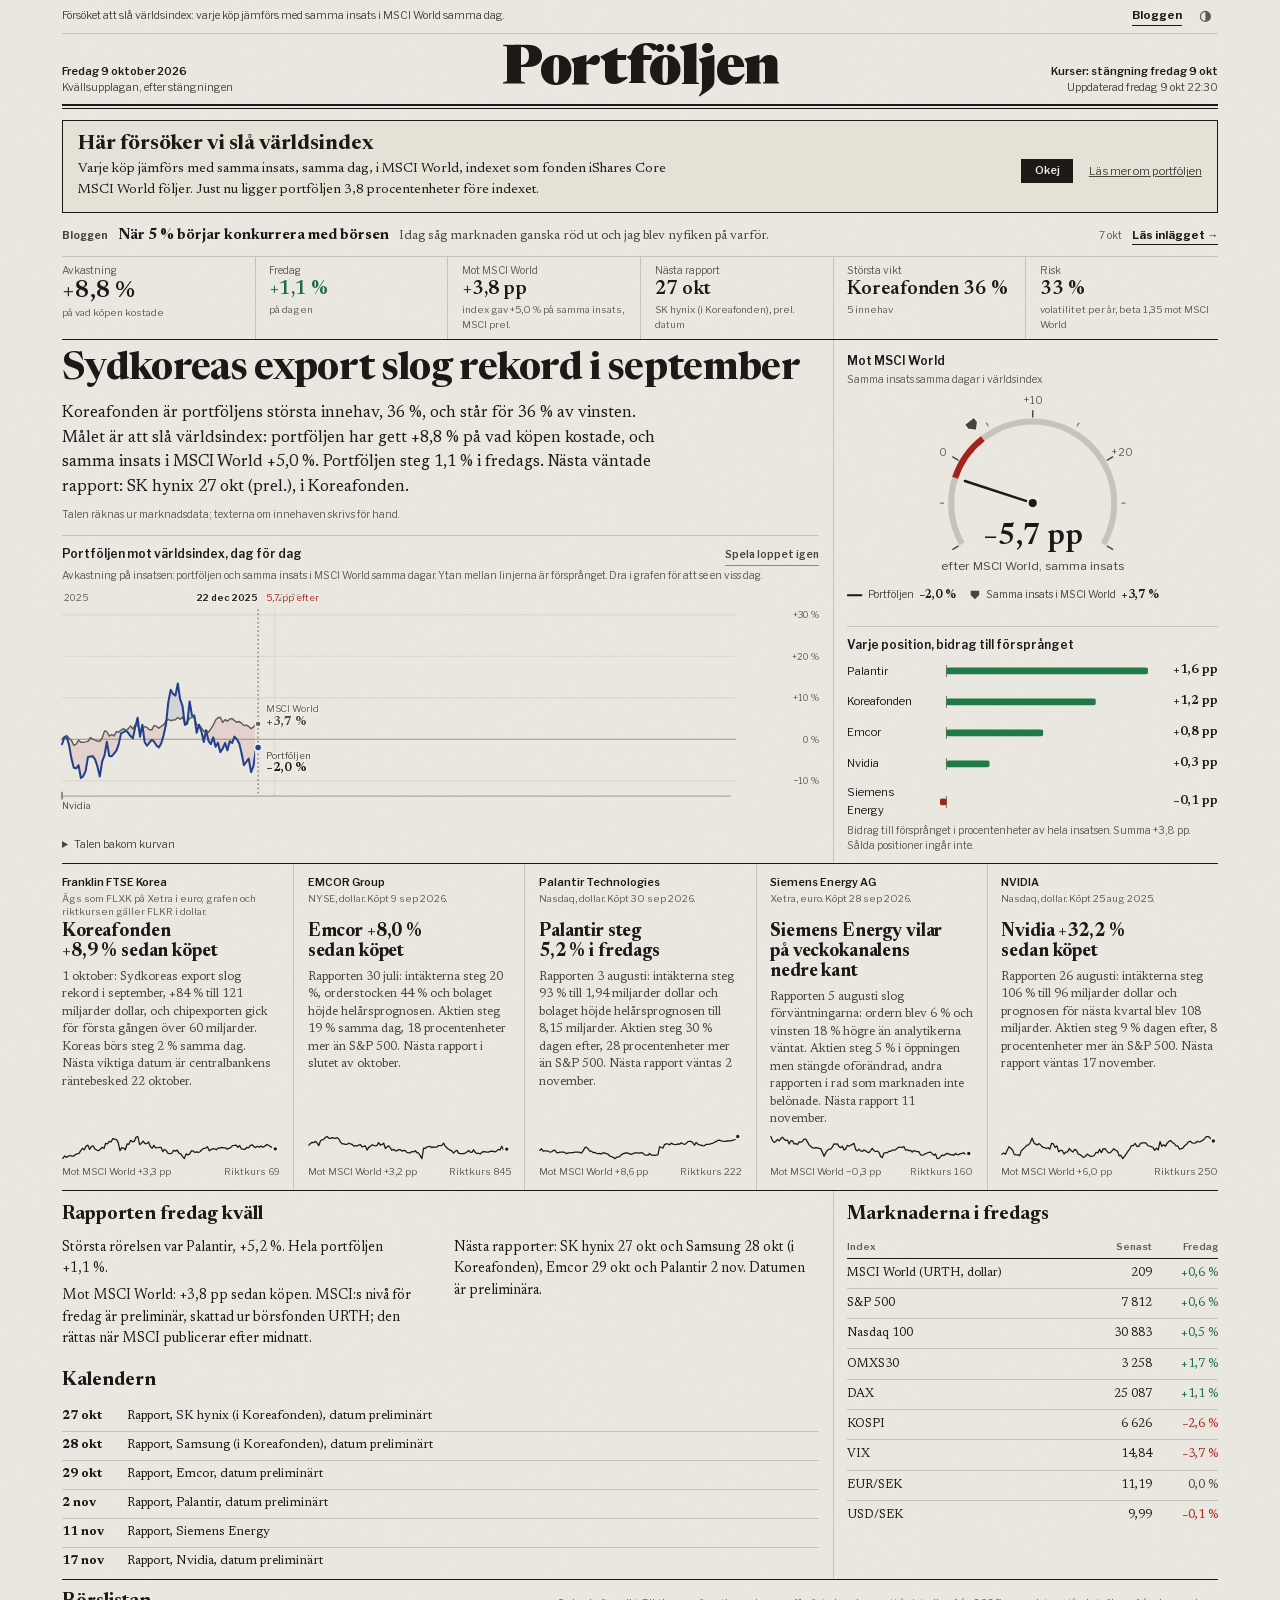
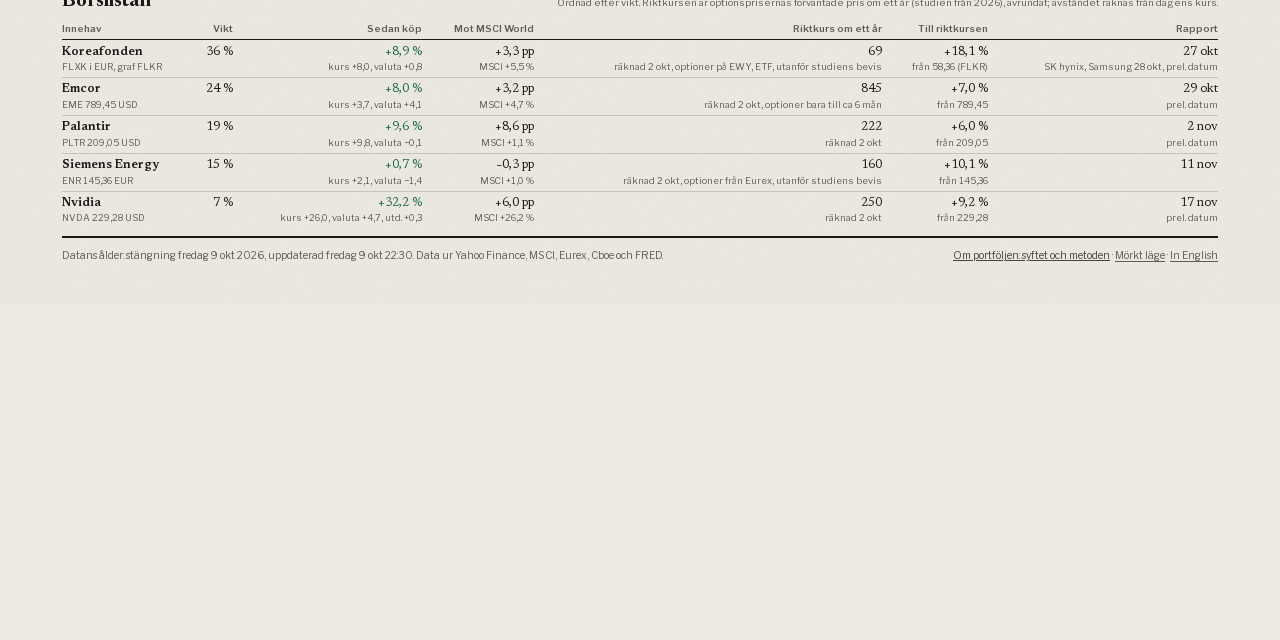
<file: index.html>
<!doctype html>
<html lang="sv" data-upplaga="morgon" data-tema="ljus">
<head>
<meta charset="utf-8">
<meta http-equiv="Content-Security-Policy" content="default-src 'none'; script-src 'self' 'sha256-Fl0DEJN8tdNGXpZ9pu4z+WFPRcOswJJM2GJCQHwkay4=' 'sha256-neoCaGeO1aSii89zy3sFMuAc7XErUhpYbgIM3xjgRKg=' 'sha256-yNNZuoKzsgXsuVcPRx/MwLX3IZPMnF91Gwi0AlOd+pw=' 'sha256-QGBVy5JGhXgs/5g8xiaxCwbHFsLZkz5L8SoY+8sWM4Q='; style-src 'self' 'unsafe-inline'; font-src 'self'; img-src 'self' data:; base-uri 'none'; form-action 'none'; object-src 'none'">
<meta name="referrer" content="no-referrer">
<link rel="canonical" href="https://portfolj.nu/">
<meta name="robots" content="max-snippet:-1, max-image-preview:large">
<meta property="og:site_name" content="Portföljen">
<meta property="og:locale" content="sv_SE">
<meta property="og:type" content="website">
<meta property="og:url" content="https://portfolj.nu/">
<meta property="og:title" content="Portföljen">
<meta property="og:description" content="Portföljen: ett öppet försök att slå världsindex MSCI World med fem positioner, skrivet av maskinen ur kurserna.">
<link rel="alternate" type="application/atom+xml" title="Portföljen: bloggen" href="https://portfolj.nu/feed.xml">
<link rel="icon" href="/favicon.ico" sizes="any">
<link rel="icon" href="/favicon.svg" type="image/svg+xml">
<link rel="apple-touch-icon" href="/apple-touch-icon.png">
<meta name="theme-color" content="#EEEBE4">
<meta property="og:image" content="https://portfolj.nu/og.png">
<meta property="og:image:width" content="1200">
<meta property="og:image:height" content="630">
<meta property="og:image:alt" content="Portföljen: ett öppet försök att slå världsindex MSCI World">
<meta name="twitter:card" content="summary_large_image">
<script type="application/ld+json">{"@context": "https://schema.org", "@graph": [{"@type": "WebSite", "name": "Portföljen", "url": "https://portfolj.nu/", "inLanguage": "sv", "publisher": {"@type": "Organization", "name": "Portföljen", "url": "https://portfolj.nu/", "logo": "https://portfolj.nu/ikon-512.png"}}, {"@type": "Organization", "name": "Portföljen", "url": "https://portfolj.nu/", "logo": "https://portfolj.nu/ikon-512.png", "description": "Ett öppet försök att slå världsindex MSCI World med fem positioner."}]}</script>
<script>document.documentElement.classList.add('har-js')</script>
<script>
/* Rörelsen (wow.js): introt spelas första gången sidan öppnas i en webbläsare, inte vid omladdning och inte i en ny flik
   (2026-10-06). Minnet sätts samtidigt som klassen, före första målningen, så att en omladdning mitt i introt inte heller
   spelar om det; / och /index.html är samma sida. Minska rörelse stänger av introt; ?spela=1 spelar det ändå och ?spela=0
   stänger av det. Efter fyra sekunder tas klassen bort, också om wow.js aldrig körs. */
(function () { try { var q = new URLSearchParams(location.search), s = q.get('spela'), rm = matchMedia('(prefers-reduced-motion: reduce)').matches, k = 'wow.intro.' + location.pathname.replace(/\/index\.html$/, '/'); if (s === '1' || (!rm && s !== '0' && !localStorage.getItem(k))) { localStorage.setItem(k, '1'); document.documentElement.classList.add('wow-intro'); setTimeout(function () { document.documentElement.classList.remove('wow-intro'); }, 4000); } } catch (e) {} })();
</script>
<meta name="viewport" content="width=device-width, initial-scale=1">
<title>Portföljen</title>
<meta name="description" content="Portföljen: ett öppet försök att slå världsindex MSCI World med fem positioner, skrivet av maskinen ur kurserna.">
<script>
/* Färgläget sätts före första målningen, så att mörkt läge inte blinkar vitt. Samma ordning som tidning.js.
   Sajten och konceptets publikläge: bara kvällsupplagan, ljust som förval, mörkt om ?tema=mork eller det sparade
   valet säger det. Konceptets egen vy: upplagan ur adressen, det sparade valet eller systemet, och ljuset följer den. */
(function () {
  var PUBLIK = true;  /* bygg-publik.py sätter true på sajten */
  var d = document.documentElement, q = null;
  try { q = new URLSearchParams(location.search); } catch (e) {}
  if (PUBLIK || (q && q.get('publik') === '1')) {
    var t = q && q.get('tema');
    if (t !== 'ljus' && t !== 'mork') { try { t = localStorage.getItem('portfoljen.v2.tema'); } catch (e) { t = null; } }
    d.setAttribute('data-upplaga', 'kvall');
    d.setAttribute('data-tema', t === 'mork' ? 'mork' : 'ljus');
    return;
  }
  var u = q && q.get('upplaga');
  if (u !== 'morgon' && u !== 'kvall') { try { u = localStorage.getItem('portfoljen.v2.upplaga'); } catch (e) { u = null; } }
  if (u !== 'morgon' && u !== 'kvall') { try { u = matchMedia('(prefers-color-scheme: dark)').matches ? 'kvall' : 'morgon'; } catch (e) { u = 'morgon'; } }
  d.setAttribute('data-upplaga', u);
  d.setAttribute('data-tema', u === 'kvall' ? 'mork' : 'ljus');
})();
</script>
<link rel="stylesheet" href="fonts/fonts.css">
<link rel="stylesheet" href="tidning.css">
<link rel="stylesheet" href="wow.css">
<link rel="stylesheet" href="inlagg.css">
</head>
<body>
<div class="sheet">
  <div class="topbar"><span class="tag" id="tag"></span><div class="ctrls" id="ctrls"></div></div>
  <header class="masthead" aria-label="Tidningshuvud">
    <div class="ear left" id="ear-left"></div>
    <p class="nameplate">Portföljen</p>
    <div class="ear right" id="ear-right"></div>
  </header>
  <div class="rules" aria-hidden="true"></div>
  <section class="strip" id="strip" aria-label="Portföljen i siffror"></section>

  <section class="front" aria-label="Förstasidan">
    <article class="lead">
      <h1 id="headline"></h1>
      <p class="lede" id="lede"></p>
      <div class="byline" id="byline"></div>
      <figure class="graphic" style="margin-left:0;margin-right:0">
        <div class="ghead"><h2 id="g-ex-h"></h2></div>
        <p class="gsub" id="g-ex-sub"></p>
        <div class="chartwrap" id="excess"></div>
        <details class="numbers"><summary id="ex-sum"></summary><table class="t" id="ex-table"></table></details>
      </figure>
    </article>
    <aside class="rail" aria-label="Mot MSCI World">
      <figure class="graphic" style="margin-left:0;margin-right:0">
        <div class="ghead"><h2 id="g-gauge-h"></h2></div>
        <p class="gsub" id="g-gauge-sub"></p>
        <div class="chartwrap" id="gauge"></div>
        <div class="keys" id="gauge-keys"></div>
      </figure>
      <figure class="graphic" style="margin-left:0;margin-right:0">
        <div class="ghead"><h2 id="g-bars-h"></h2></div>
        <div class="chartwrap" id="bars"></div>
        <p class="gauge-note" id="g-bars-note"></p>
      </figure>
    </aside>
  </section>

  <section class="desk" id="desk" aria-label="Positionerna, ordnade efter vikt"></section>

  <section class="lower" aria-label="I korthet, kalendern och marknaderna">
    <section class="brief"><div class="head"><h2 id="brief-h"></h2><div class="lines" id="brief-lines"></div></div></section>
    <section class="calendar"><h2 id="cal-h"></h2><ul class="callist" id="cal"></ul></section>
    <section class="markets"><h2 id="mk-h"></h2><table class="t" id="macro"></table></section>
  </section>

  <section class="listwrap" aria-labelledby="list-h">
    <div class="listhead"><h2 id="list-h"></h2><p id="list-sub"></p></div>
    <table class="list" id="list"></table>
  </section>

  <footer class="foot" id="foot"></footer>
</div>
<div class="forhand" lang="sv">
<h2>Här försöker vi slå världsindex</h2>
<p>Varje köp jämförs med samma insats, samma dag, i MSCI World, indexet som fonden iShares Core MSCI World följer. Just nu ligger portföljen 3,8 procentenheter före indexet.</p>
<p><a href="metod.html">Läs mer om portföljen</a></p>
<h1>Sydkoreas export slog rekord i september</h1>
<p>Koreafonden är portföljens största innehav, 36 %, och står för 36 % av vinsten. Målet är att slå världsindex: portföljen har gett +8,8 % på vad köpen kostade, och samma insats i MSCI World +5,0 %. Portföljen steg 1,1 % i fredags. Nästa väntade rapport: SK hynix 27 okt (prel.), i Koreafonden.</p>
<h2>Portföljen mot världsindex, dag för dag</h2>
<p>Avkastning på insatsen: portföljen och samma insats i MSCI World samma dagar. Ytan mellan linjerna är försprånget. Dra i grafen för att se en viss dag.</p>
<h2>Mot MSCI World</h2>
<p>Samma insats samma dagar i världsindex</p>
<h2>Varje position, bidrag till försprånget</h2>
<p>Bidrag till försprånget i procentenheter av hela insatsen. Summa +3,8 pp. Sålda positioner ingår inte.</p>
<p>Franklin FTSE Korea</p>
<p>Ägs som FLXK på Xetra i euro; grafen och riktkursen gäller FLKR i dollar.</p>
<h3><a href="position.html#FLKR">Koreafonden +8,9 % sedan köpet</a></h3>
<p>1 oktober: Sydkoreas export slog rekord i september, +84 % till 121 miljarder dollar, och chipexporten gick för första gången över 60 miljarder. Koreas börs steg 2 % samma dag. Nästa viktiga datum är centralbankens räntebesked 22 oktober.</p>
<p>EMCOR Group</p>
<p>NYSE, dollar. Köpt 9 sep 2026.</p>
<h3><a href="position.html#EME">Emcor +8,0 % sedan köpet</a></h3>
<p>Rapporten 30 juli: intäkterna steg 20 %, orderstocken 44 % och bolaget höjde helårsprognosen. Aktien steg 19 % samma dag, 18 procentenheter mer än S&amp;P 500. Nästa rapport i slutet av oktober.</p>
<p>Palantir Technologies</p>
<p>Nasdaq, dollar. Köpt 30 sep 2026.</p>
<h3><a href="position.html#PLTR">Palantir steg 5,2 % i fredags</a></h3>
<p>Rapporten 3 augusti: intäkterna steg 93 % till 1,94 miljarder dollar och bolaget höjde helårsprognosen till 8,15 miljarder. Aktien steg 30 % dagen efter, 28 procentenheter mer än S&amp;P 500. Nästa rapport väntas 2 november.</p>
<p>Siemens Energy AG</p>
<p>Xetra, euro. Köpt 28 sep 2026.</p>
<h3><a href="position.html#ENR">Siemens Energy vilar på veckokanalens nedre kant</a></h3>
<p>Rapporten 5 augusti slog förväntningarna: ordern blev 6 % och vinsten 18 % högre än analytikerna väntat. Aktien steg 5 % i öppningen men stängde oförändrad, andra rapporten i rad som marknaden inte belönade. Nästa rapport 11 november.</p>
<p>NVIDIA</p>
<p>Nasdaq, dollar. Köpt 25 aug 2025.</p>
<h3><a href="position.html#NVDA">Nvidia +32,2 % sedan köpet</a></h3>
<p>Rapporten 26 augusti: intäkterna steg 106 % till 96 miljarder dollar och prognosen för nästa kvartal blev 108 miljarder. Aktien steg 9 % dagen efter, 8 procentenheter mer än S&amp;P 500. Nästa rapport väntas 17 november.</p>
<h2>Rapporten fredag kväll</h2>
<p>Största rörelsen var Palantir, +5,2 %. Hela portföljen +1,1 %.</p>
<p>Mot MSCI World: +3,8 pp sedan köpen. MSCI:s nivå för fredag är preliminär, skattad ur börsfonden URTH; den rättas när MSCI publicerar efter midnatt.</p>
<p>Nästa rapporter: SK hynix 27 okt och Samsung 28 okt (i Koreafonden), Emcor 29 okt och Palantir 2 nov. Datumen är preliminära.</p>
<h2>Kalendern</h2>
<ul>
<li>27 oktRapport, SK hynix (i Koreafonden), datum preliminärt</li>
<li>28 oktRapport, Samsung (i Koreafonden), datum preliminärt</li>
<li>29 oktRapport, Emcor, datum preliminärt</li>
<li>2 novRapport, Palantir, datum preliminärt</li>
<li>11 novRapport, Siemens Energy</li>
<li>17 novRapport, Nvidia, datum preliminärt</li>
</ul>
<h2>Marknaderna i fredags</h2>
<h2>Börslistan</h2>
<p>Ordnad efter vikt. Riktkursen är optionsprisernas förväntade pris om ett år (studien från 2026), avrundat; avståndet räknas från dagens kurs.</p>
</div>
<script src="data.js"></script>
<script src="blogg.js"></script>
<script src="tidning.js"></script>
<script>
(function () {
  'use strict';
  const T = window.Tidning;
  if (!T) { document.querySelector('.sheet').insertAdjacentHTML('afterbegin', '<p style="padding:24px 0">Datan saknas: data.js kunde inte läsas.</p>'); return; }
  T.forsta();
})();
</script>
<script src="inlagg-data.js"></script>
<script src="inlagg.js"></script>
<script src="wow.js"></script>
</body>
</html>
</file>
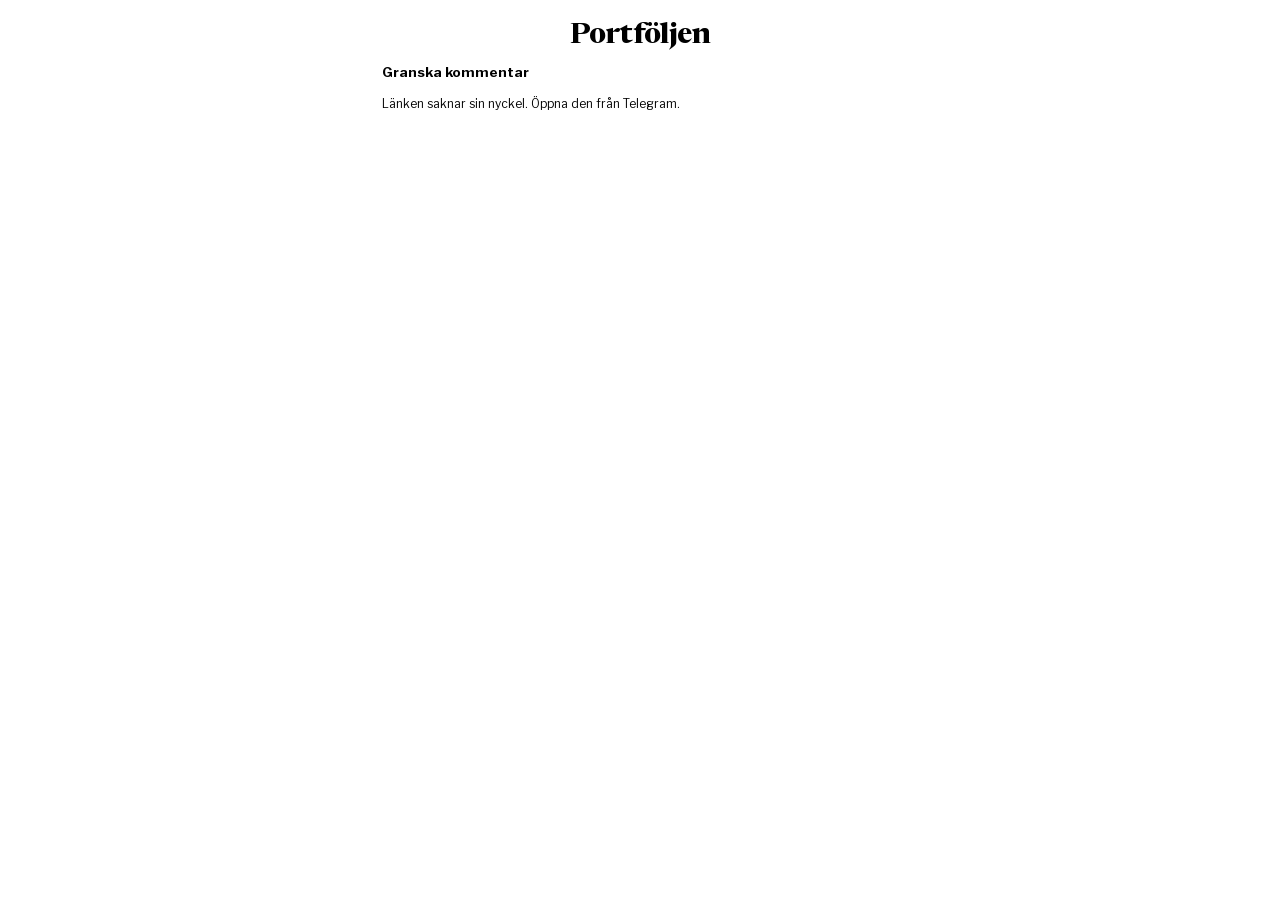
<file: granska.html>
<!doctype html>
<html lang="sv">
<head>
<meta charset="utf-8">
<meta http-equiv="Content-Security-Policy" content="default-src 'none'; script-src 'self'; style-src 'self'; font-src 'self'; img-src 'self'; connect-src https://dknavdczztzzbdmtzhot.supabase.co; base-uri 'none'; form-action 'none'; object-src 'none'">
<meta name="referrer" content="no-referrer">
<meta name="robots" content="noindex, nofollow">
<meta name="viewport" content="width=device-width, initial-scale=1">
<title>Granska kommentar · Portföljen</title>
<link rel="stylesheet" href="fonts/fonts.css">
<link rel="stylesheet" href="tidning.css">
<link rel="stylesheet" href="inlagg.css">
</head>
<body>
<main class="granska">
<p class="nameplate">Portföljen</p>
<h1>Granska kommentar</h1>
<p id="status" role="status">Hämtar kommentaren …</p>
<article id="kommentar" hidden>
<p class="granska-meta"><b id="namn"></b> · <span id="tid"></span> · <a id="inlagg"></a></p>
<p id="text"></p>
</article>
<p id="knappar" hidden><button id="publicera" type="button">Publicera</button><button id="tabort" type="button">Ta bort</button></p>
</main>
<script src="granska.js"></script>
</body>
</html>
</file>
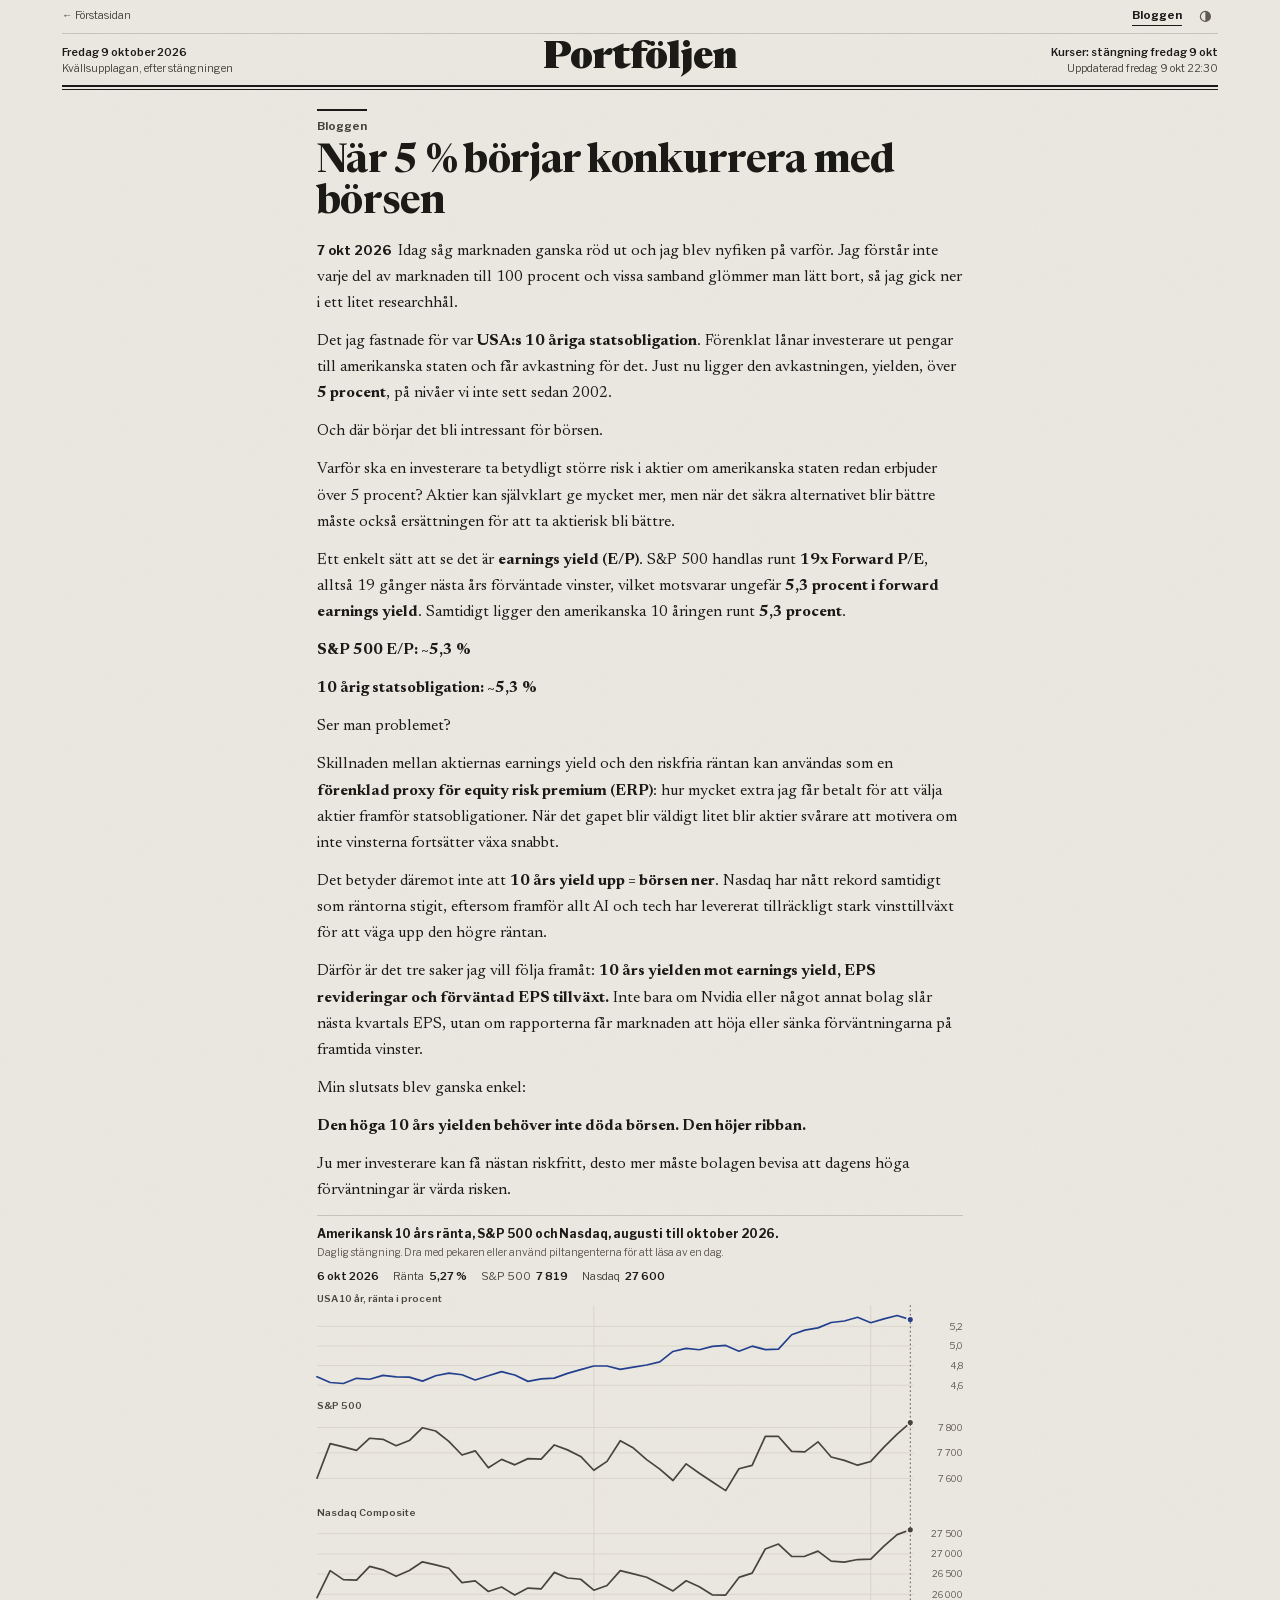
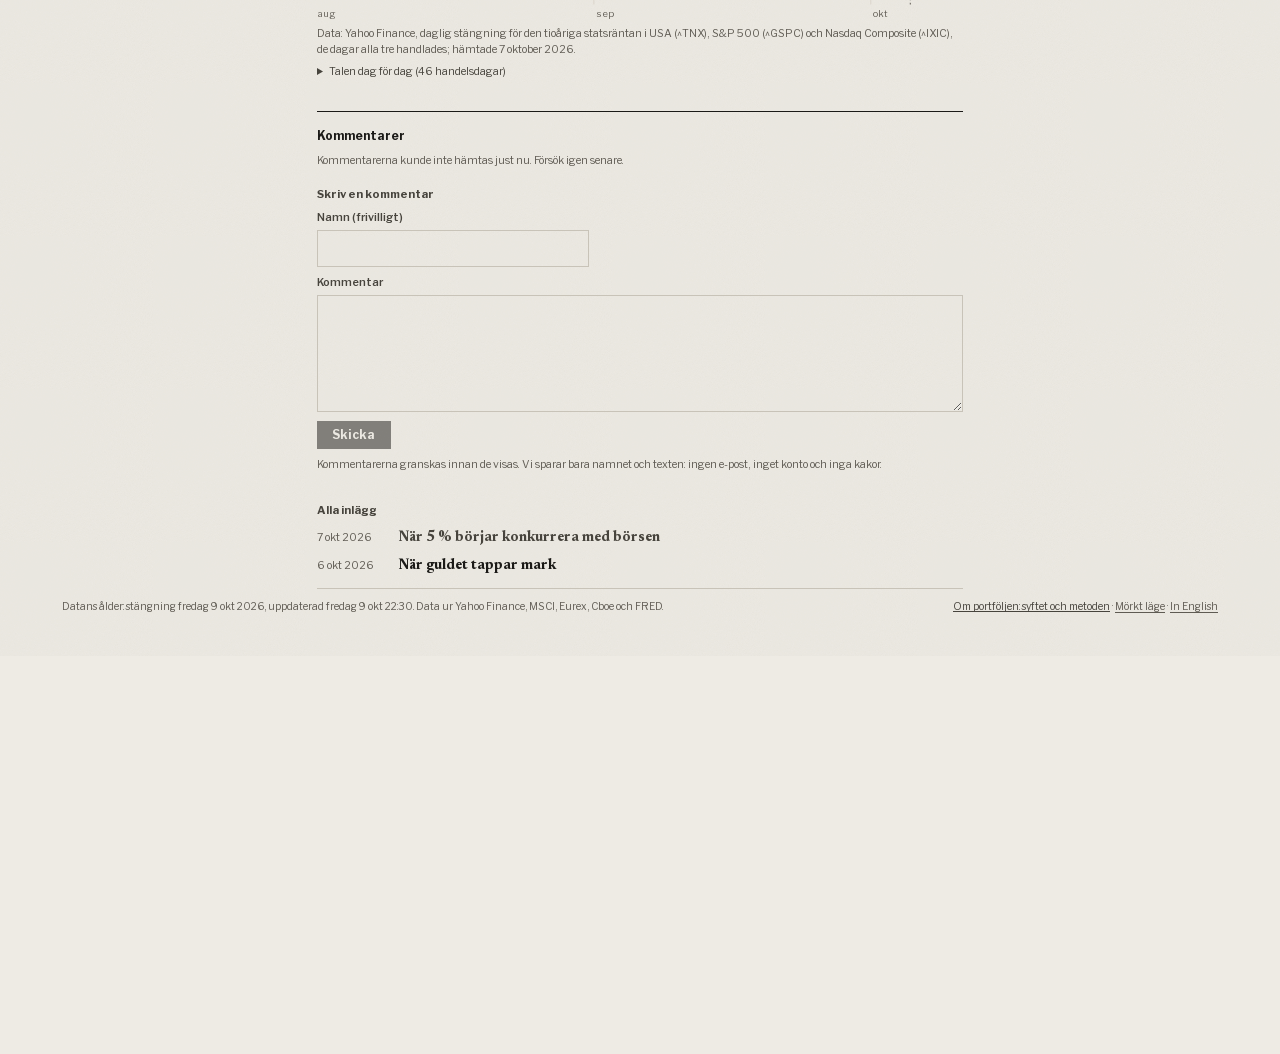
<file: inlagg-nar-5-procent-konkurrerar-med-borsen.html>
<!doctype html>
<html lang="sv" data-upplaga="morgon" data-tema="ljus">
<head>
<meta charset="utf-8">
<meta http-equiv="Content-Security-Policy" content="default-src 'none'; script-src 'self' 'sha256-Fl0DEJN8tdNGXpZ9pu4z+WFPRcOswJJM2GJCQHwkay4=' 'sha256-yNNZuoKzsgXsuVcPRx/MwLX3IZPMnF91Gwi0AlOd+pw='; style-src 'self' 'unsafe-inline'; font-src 'self'; img-src 'self' data:; base-uri 'none'; form-action 'none'; object-src 'none'; connect-src https://dknavdczztzzbdmtzhot.supabase.co">
<meta name="referrer" content="no-referrer">
<link rel="canonical" href="https://portfolj.nu/inlagg-nar-5-procent-konkurrerar-med-borsen.html">
<meta name="robots" content="max-snippet:-1, max-image-preview:large">
<meta property="og:site_name" content="Portföljen">
<meta property="og:locale" content="sv_SE">
<meta property="og:type" content="article">
<meta property="og:url" content="https://portfolj.nu/inlagg-nar-5-procent-konkurrerar-med-borsen.html">
<meta property="og:title" content="När 5 % börjar konkurrera med börsen · Bloggen · Portföljen">
<meta property="og:description" content="Idag såg marknaden ganska röd ut och jag blev nyfiken på varför. Jag förstår inte varje del av marknaden till 100 procent och vissa samband glömmer man lätt …">
<link rel="alternate" type="application/atom+xml" title="Portföljen: bloggen" href="https://portfolj.nu/feed.xml">
<link rel="icon" href="/favicon.ico" sizes="any">
<link rel="icon" href="/favicon.svg" type="image/svg+xml">
<link rel="apple-touch-icon" href="/apple-touch-icon.png">
<meta name="theme-color" content="#EEEBE4">
<meta property="og:image" content="https://portfolj.nu/og.png">
<meta property="og:image:width" content="1200">
<meta property="og:image:height" content="630">
<meta property="og:image:alt" content="Portföljen: ett öppet försök att slå världsindex MSCI World">
<meta name="twitter:card" content="summary_large_image">
<meta property="article:published_time" content="2026-10-07">
<script type="application/ld+json">{"@context": "https://schema.org", "@type": "BlogPosting", "headline": "När 5 % börjar konkurrera med börsen", "description": "Idag såg marknaden ganska röd ut och jag blev nyfiken på varför. Jag förstår inte varje del av marknaden till 100 procent och vissa samband glömmer man lätt …", "inLanguage": "sv", "datePublished": "2026-10-07", "dateModified": "2026-10-07", "url": "https://portfolj.nu/inlagg-nar-5-procent-konkurrerar-med-borsen.html", "mainEntityOfPage": "https://portfolj.nu/inlagg-nar-5-procent-konkurrerar-med-borsen.html", "image": "https://portfolj.nu/og.png", "author": {"@type": "Organization", "name": "Portföljen", "url": "https://portfolj.nu/", "logo": "https://portfolj.nu/ikon-512.png"}, "publisher": {"@type": "Organization", "name": "Portföljen", "url": "https://portfolj.nu/", "logo": "https://portfolj.nu/ikon-512.png"}, "isPartOf": {"@type": "Blog", "name": "Bloggen · Portföljen", "url": "https://portfolj.nu/inlagg.html"}}</script>
<script type="application/ld+json">{"@context": "https://schema.org", "@type": "BreadcrumbList", "itemListElement": [{"@type": "ListItem", "position": 1, "name": "Portföljen", "item": "https://portfolj.nu/"}, {"@type": "ListItem", "position": 2, "name": "Bloggen", "item": "https://portfolj.nu/inlagg.html"}, {"@type": "ListItem", "position": 3, "name": "När 5 % börjar konkurrera med börsen", "item": "https://portfolj.nu/inlagg-nar-5-procent-konkurrerar-med-borsen.html"}]}</script>
<script>document.documentElement.classList.add('har-js')</script>
<meta name="viewport" content="width=device-width, initial-scale=1">
<title>När 5 % börjar konkurrera med börsen · Bloggen · Portföljen</title>
<meta name="description" content="Idag såg marknaden ganska röd ut och jag blev nyfiken på varför. Jag förstår inte varje del av marknaden till 100 procent och vissa samband glömmer man lätt …">
<script>
/* Färgläget sätts före första målningen, så att mörkt läge inte blinkar vitt. Samma ordning som tidning.js.
   Sajten och konceptets publikläge: bara kvällsupplagan, ljust som förval, mörkt om ?tema=mork eller det sparade
   valet säger det. Konceptets egen vy: upplagan ur adressen, det sparade valet eller systemet, och ljuset följer den. */
(function () {
  var PUBLIK = true;  /* bygg-publik.py sätter true på sajten */
  var d = document.documentElement, q = null;
  try { q = new URLSearchParams(location.search); } catch (e) {}
  if (PUBLIK || (q && q.get('publik') === '1')) {
    var t = q && q.get('tema');
    if (t !== 'ljus' && t !== 'mork') { try { t = localStorage.getItem('portfoljen.v2.tema'); } catch (e) { t = null; } }
    d.setAttribute('data-upplaga', 'kvall');
    d.setAttribute('data-tema', t === 'mork' ? 'mork' : 'ljus');
    return;
  }
  var u = q && q.get('upplaga');
  if (u !== 'morgon' && u !== 'kvall') { try { u = localStorage.getItem('portfoljen.v2.upplaga'); } catch (e) { u = null; } }
  if (u !== 'morgon' && u !== 'kvall') { try { u = matchMedia('(prefers-color-scheme: dark)').matches ? 'kvall' : 'morgon'; } catch (e) { u = 'morgon'; } }
  d.setAttribute('data-upplaga', u);
  d.setAttribute('data-tema', u === 'kvall' ? 'mork' : 'ljus');
})();
</script>
<link rel="stylesheet" href="fonts/fonts.css">
<link rel="stylesheet" href="tidning.css">
<link rel="stylesheet" href="inlagg.css">
</head>
<body>
<div class="sheet">
  <div class="topbar"><span class="tag" id="tag"></span><div class="ctrls" id="ctrls"></div></div>
  <header class="masthead small" aria-label="Tidningshuvud">
    <div class="ear left" id="ear-left"></div>
    <p class="nameplate"><a href="index.html">Portföljen</a></p>
    <div class="ear right" id="ear-right"></div>
  </header>
  <div class="rules" aria-hidden="true"></div>
  <main id="inlaggen" data-id="nar-5-procent-konkurrerar-med-borsen" aria-label="Bloggen">
<article class="inlagg" id="nar-5-procent-konkurrerar-med-borsen" lang="sv">
<p class="inl-kick">Bloggen</p>
<h1>När 5 % börjar konkurrera med börsen</h1>
<div class="inl-text">
<p><b class="inl-datum"><time datetime="2026-10-07">7 okt 2026</time></b> Idag såg marknaden ganska röd ut och jag blev nyfiken på varför. Jag förstår inte varje del av marknaden till 100 procent och vissa samband glömmer man lätt bort, så jag gick ner i ett litet researchhål.</p>
<p>Det jag fastnade för var <strong>USA:s 10 åriga statsobligation</strong>. Förenklat lånar investerare ut pengar till amerikanska staten och får avkastning för det. Just nu ligger den avkastningen, yielden, över <strong>5 procent</strong>, på nivåer vi inte sett sedan 2002.</p>
<p>Och där börjar det bli intressant för börsen.</p>
<p>Varför ska en investerare ta betydligt större risk i aktier om amerikanska staten redan erbjuder över 5 procent? Aktier kan självklart ge mycket mer, men när det säkra alternativet blir bättre måste också ersättningen för att ta aktierisk bli bättre.</p>
<p>Ett enkelt sätt att se det är <strong>earnings yield (E/P)</strong>. S&amp;P 500 handlas runt <strong>19x Forward P/E</strong>, alltså 19 gånger nästa års förväntade vinster, vilket motsvarar ungefär <strong>5,3 procent i forward earnings yield</strong>. Samtidigt ligger den amerikanska 10 åringen runt <strong>5,3 procent</strong>.</p>
<p><strong>S&amp;P 500 E/P: ~5,3 %</strong></p>
<p><strong>10 årig statsobligation: ~5,3 %</strong></p>
<p>Ser man problemet?</p>
<p>Skillnaden mellan aktiernas earnings yield och den riskfria räntan kan användas som en <strong>förenklad proxy för equity risk premium (ERP)</strong>: hur mycket extra jag får betalt för att välja aktier framför statsobligationer. När det gapet blir väldigt litet blir aktier svårare att motivera om inte vinsterna fortsätter växa snabbt.</p>
<p>Det betyder däremot inte att <strong>10 års yield upp = börsen ner</strong>. Nasdaq har nått rekord samtidigt som räntorna stigit, eftersom framför allt AI och tech har levererat tillräckligt stark vinsttillväxt för att väga upp den högre räntan.</p>
<p>Därför är det tre saker jag vill följa framåt: <strong>10 års yielden mot earnings yield, EPS revideringar och förväntad EPS tillväxt.</strong> Inte bara om Nvidia eller något annat bolag slår nästa kvartals EPS, utan om rapporterna får marknaden att höja eller sänka förväntningarna på framtida vinster.</p>
<p>Min slutsats blev ganska enkel:</p>
<p><strong>Den höga 10 års yielden behöver inte döda börsen. Den höjer ribban.</strong></p>
<p>Ju mer investerare kan få nästan riskfritt, desto mer måste bolagen bevisa att dagens höga förväntningar är värda risken.</p>
</div>
</article>
</main>
  <footer class="foot" id="foot"></footer>
</div>
<script src="data.js"></script>
<script src="blogg.js"></script>
<script src="tidning.js"></script>
<script src="inlagg-data.js"></script>
<script src="inlagg.js"></script>
</body>
</html>
</file>
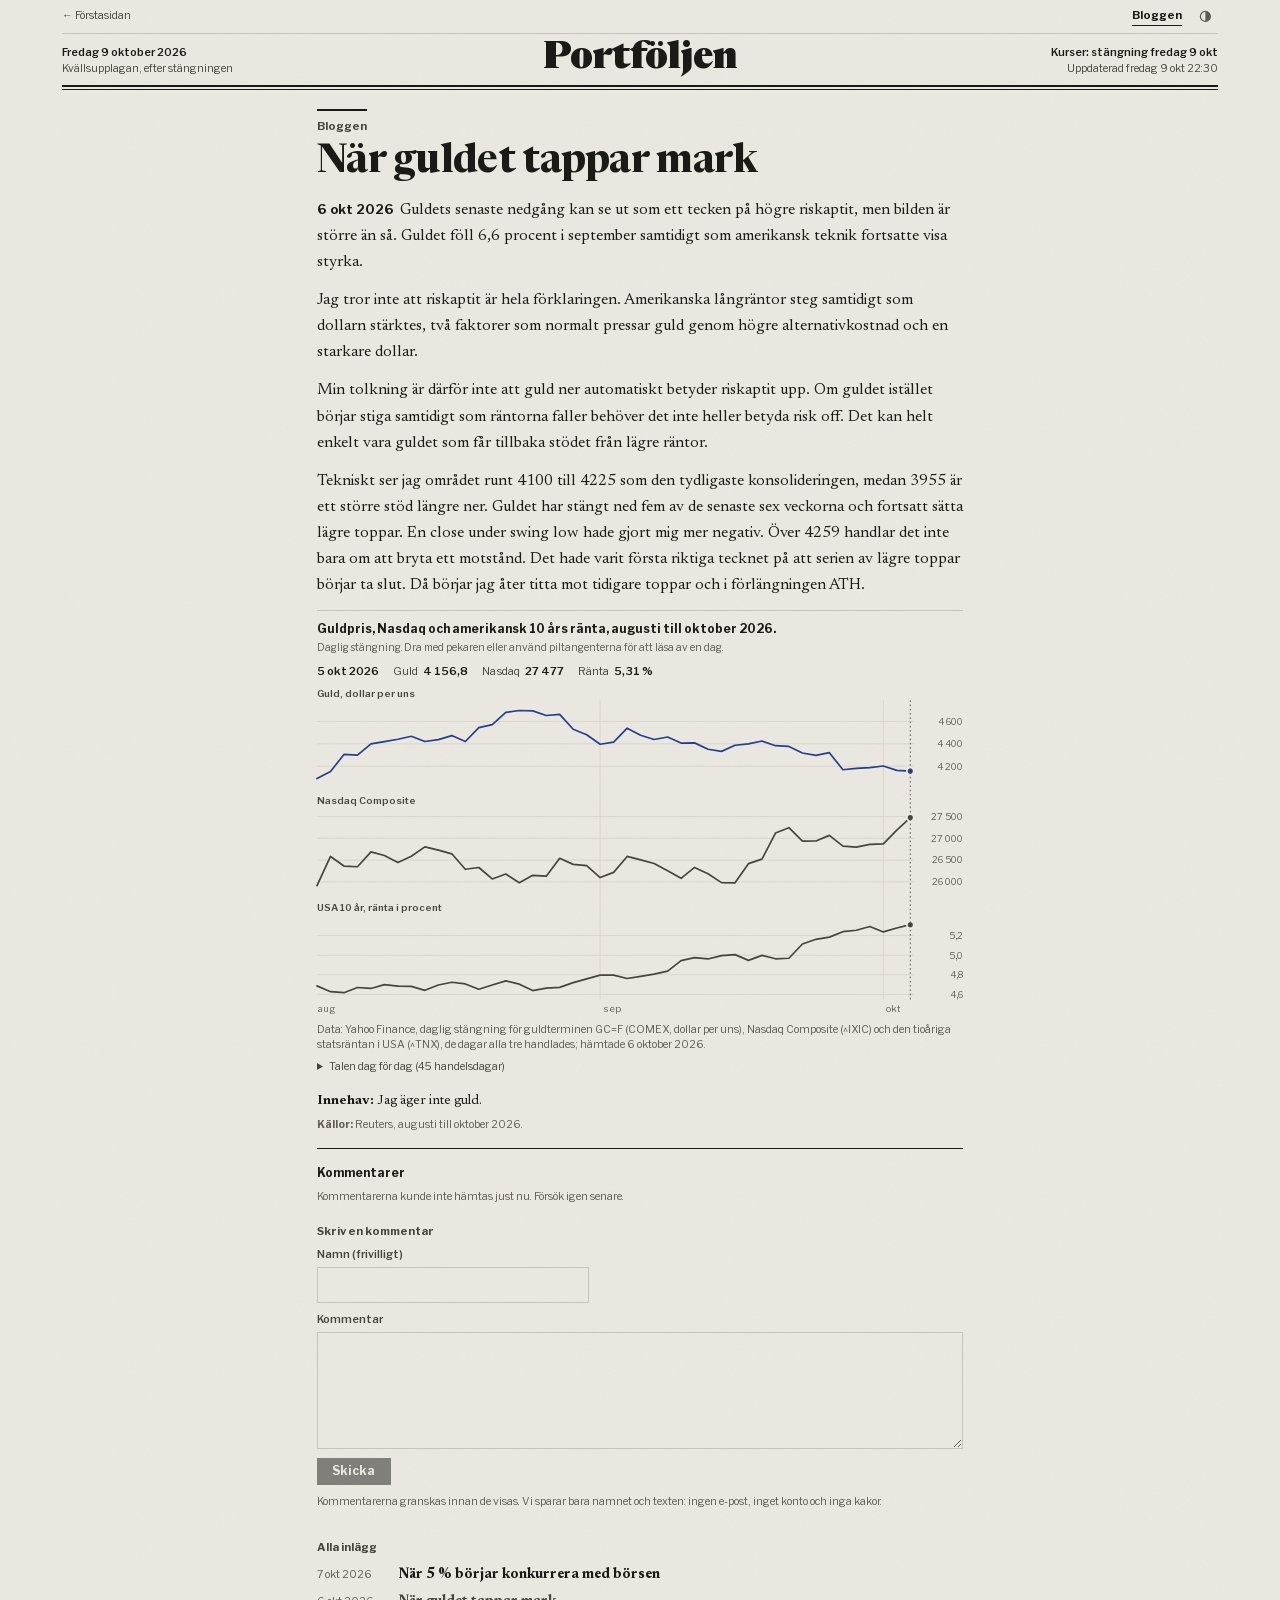
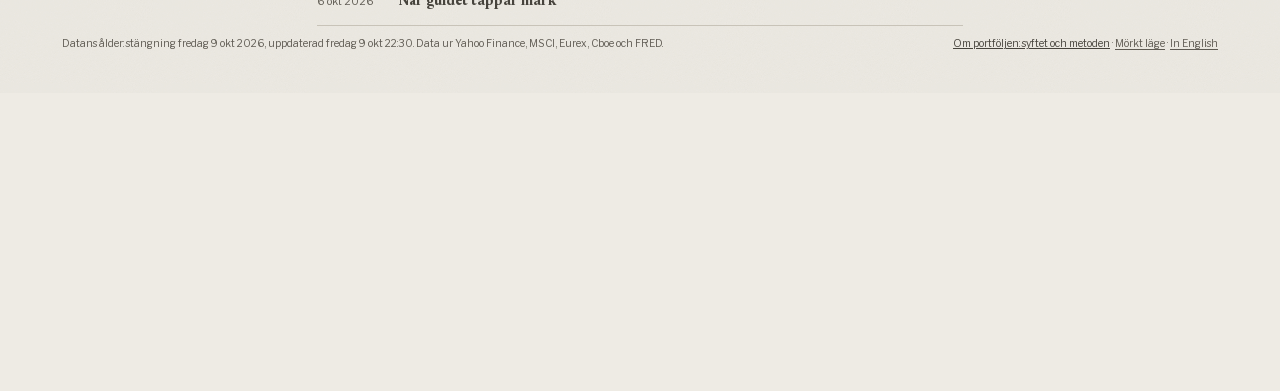
<file: inlagg-nar-guldet-tappar-mark.html>
<!doctype html>
<html lang="sv" data-upplaga="morgon" data-tema="ljus">
<head>
<meta charset="utf-8">
<meta http-equiv="Content-Security-Policy" content="default-src 'none'; script-src 'self' 'sha256-Fl0DEJN8tdNGXpZ9pu4z+WFPRcOswJJM2GJCQHwkay4=' 'sha256-yNNZuoKzsgXsuVcPRx/MwLX3IZPMnF91Gwi0AlOd+pw='; style-src 'self' 'unsafe-inline'; font-src 'self'; img-src 'self' data:; base-uri 'none'; form-action 'none'; object-src 'none'; connect-src https://dknavdczztzzbdmtzhot.supabase.co">
<meta name="referrer" content="no-referrer">
<link rel="canonical" href="https://portfolj.nu/inlagg-nar-guldet-tappar-mark.html">
<meta name="robots" content="max-snippet:-1, max-image-preview:large">
<meta property="og:site_name" content="Portföljen">
<meta property="og:locale" content="sv_SE">
<meta property="og:type" content="article">
<meta property="og:url" content="https://portfolj.nu/inlagg-nar-guldet-tappar-mark.html">
<meta property="og:title" content="När guldet tappar mark · Bloggen · Portföljen">
<meta property="og:description" content="Guldets senaste nedgång kan se ut som ett tecken på högre riskaptit, men bilden är större än så. Guldet föll 6,6 procent i september samtidigt som …">
<link rel="alternate" type="application/atom+xml" title="Portföljen: bloggen" href="https://portfolj.nu/feed.xml">
<link rel="icon" href="/favicon.ico" sizes="any">
<link rel="icon" href="/favicon.svg" type="image/svg+xml">
<link rel="apple-touch-icon" href="/apple-touch-icon.png">
<meta name="theme-color" content="#EEEBE4">
<meta property="og:image" content="https://portfolj.nu/og.png">
<meta property="og:image:width" content="1200">
<meta property="og:image:height" content="630">
<meta property="og:image:alt" content="Portföljen: ett öppet försök att slå världsindex MSCI World">
<meta name="twitter:card" content="summary_large_image">
<meta property="article:published_time" content="2026-10-06">
<script type="application/ld+json">{"@context": "https://schema.org", "@type": "BlogPosting", "headline": "När guldet tappar mark", "description": "Guldets senaste nedgång kan se ut som ett tecken på högre riskaptit, men bilden är större än så. Guldet föll 6,6 procent i september samtidigt som …", "inLanguage": "sv", "datePublished": "2026-10-06", "dateModified": "2026-10-06", "url": "https://portfolj.nu/inlagg-nar-guldet-tappar-mark.html", "mainEntityOfPage": "https://portfolj.nu/inlagg-nar-guldet-tappar-mark.html", "image": "https://portfolj.nu/og.png", "author": {"@type": "Organization", "name": "Portföljen", "url": "https://portfolj.nu/", "logo": "https://portfolj.nu/ikon-512.png"}, "publisher": {"@type": "Organization", "name": "Portföljen", "url": "https://portfolj.nu/", "logo": "https://portfolj.nu/ikon-512.png"}, "isPartOf": {"@type": "Blog", "name": "Bloggen · Portföljen", "url": "https://portfolj.nu/inlagg.html"}}</script>
<script type="application/ld+json">{"@context": "https://schema.org", "@type": "BreadcrumbList", "itemListElement": [{"@type": "ListItem", "position": 1, "name": "Portföljen", "item": "https://portfolj.nu/"}, {"@type": "ListItem", "position": 2, "name": "Bloggen", "item": "https://portfolj.nu/inlagg.html"}, {"@type": "ListItem", "position": 3, "name": "När guldet tappar mark", "item": "https://portfolj.nu/inlagg-nar-guldet-tappar-mark.html"}]}</script>
<script>document.documentElement.classList.add('har-js')</script>
<meta name="viewport" content="width=device-width, initial-scale=1">
<title>När guldet tappar mark · Bloggen · Portföljen</title>
<meta name="description" content="Guldets senaste nedgång kan se ut som ett tecken på högre riskaptit, men bilden är större än så. Guldet föll 6,6 procent i september samtidigt som …">
<script>
/* Färgläget sätts före första målningen, så att mörkt läge inte blinkar vitt. Samma ordning som tidning.js.
   Sajten och konceptets publikläge: bara kvällsupplagan, ljust som förval, mörkt om ?tema=mork eller det sparade
   valet säger det. Konceptets egen vy: upplagan ur adressen, det sparade valet eller systemet, och ljuset följer den. */
(function () {
  var PUBLIK = true;  /* bygg-publik.py sätter true på sajten */
  var d = document.documentElement, q = null;
  try { q = new URLSearchParams(location.search); } catch (e) {}
  if (PUBLIK || (q && q.get('publik') === '1')) {
    var t = q && q.get('tema');
    if (t !== 'ljus' && t !== 'mork') { try { t = localStorage.getItem('portfoljen.v2.tema'); } catch (e) { t = null; } }
    d.setAttribute('data-upplaga', 'kvall');
    d.setAttribute('data-tema', t === 'mork' ? 'mork' : 'ljus');
    return;
  }
  var u = q && q.get('upplaga');
  if (u !== 'morgon' && u !== 'kvall') { try { u = localStorage.getItem('portfoljen.v2.upplaga'); } catch (e) { u = null; } }
  if (u !== 'morgon' && u !== 'kvall') { try { u = matchMedia('(prefers-color-scheme: dark)').matches ? 'kvall' : 'morgon'; } catch (e) { u = 'morgon'; } }
  d.setAttribute('data-upplaga', u);
  d.setAttribute('data-tema', u === 'kvall' ? 'mork' : 'ljus');
})();
</script>
<link rel="stylesheet" href="fonts/fonts.css">
<link rel="stylesheet" href="tidning.css">
<link rel="stylesheet" href="inlagg.css">
</head>
<body>
<div class="sheet">
  <div class="topbar"><span class="tag" id="tag"></span><div class="ctrls" id="ctrls"></div></div>
  <header class="masthead small" aria-label="Tidningshuvud">
    <div class="ear left" id="ear-left"></div>
    <p class="nameplate"><a href="index.html">Portföljen</a></p>
    <div class="ear right" id="ear-right"></div>
  </header>
  <div class="rules" aria-hidden="true"></div>
  <main id="inlaggen" data-id="nar-guldet-tappar-mark" aria-label="Bloggen">
<article class="inlagg" id="nar-guldet-tappar-mark" lang="sv">
<p class="inl-kick">Bloggen</p>
<h1>När guldet tappar mark</h1>
<div class="inl-text">
<p><b class="inl-datum"><time datetime="2026-10-06">6 okt 2026</time></b> Guldets senaste nedgång kan se ut som ett tecken på högre riskaptit, men bilden är större än så. Guldet föll 6,6 procent i september samtidigt som amerikansk teknik fortsatte visa styrka.</p>
<p>Jag tror inte att riskaptit är hela förklaringen. Amerikanska långräntor steg samtidigt som dollarn stärktes, två faktorer som normalt pressar guld genom högre alternativkostnad och en starkare dollar.</p>
<p>Min tolkning är därför inte att guld ner automatiskt betyder riskaptit upp. Om guldet istället börjar stiga samtidigt som räntorna faller behöver det inte heller betyda risk off. Det kan helt enkelt vara guldet som får tillbaka stödet från lägre räntor.</p>
<p>Tekniskt ser jag området runt 4100 till 4225 som den tydligaste konsolideringen, medan 3955 är ett större stöd längre ner. Guldet har stängt ned fem av de senaste sex veckorna och fortsatt sätta lägre toppar. En close under swing low hade gjort mig mer negativ. Över 4259 handlar det inte bara om att bryta ett motstånd. Det hade varit första riktiga tecknet på att serien av lägre toppar börjar ta slut. Då börjar jag åter titta mot tidigare toppar och i förlängningen ATH.</p>
</div>
<p class="inl-innehav"><b>Innehav:</b> Jag äger inte guld.</p>
<p class="inl-kallor"><b>Källor:</b> Reuters, augusti till oktober 2026.</p>
</article>
</main>
  <footer class="foot" id="foot"></footer>
</div>
<script src="data.js"></script>
<script src="blogg.js"></script>
<script src="tidning.js"></script>
<script src="inlagg-data.js"></script>
<script src="inlagg.js"></script>
</body>
</html>
</file>
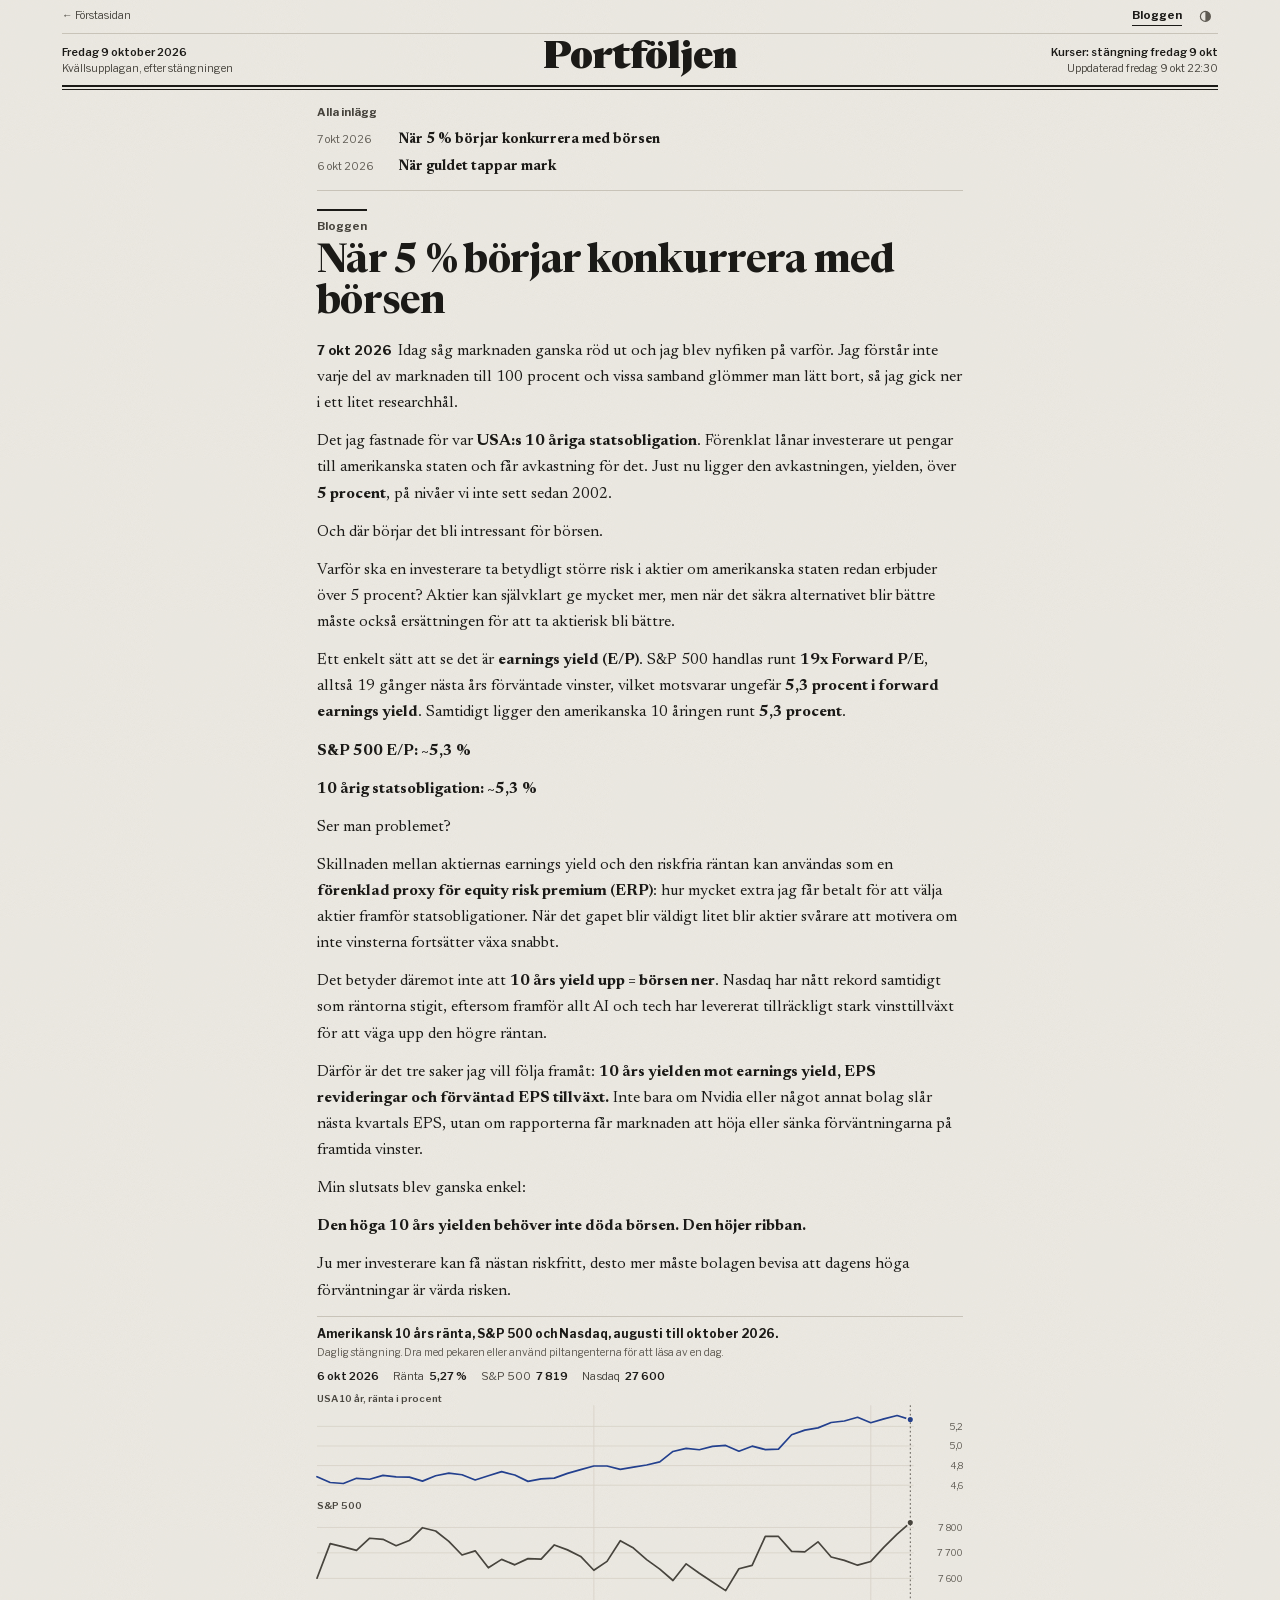
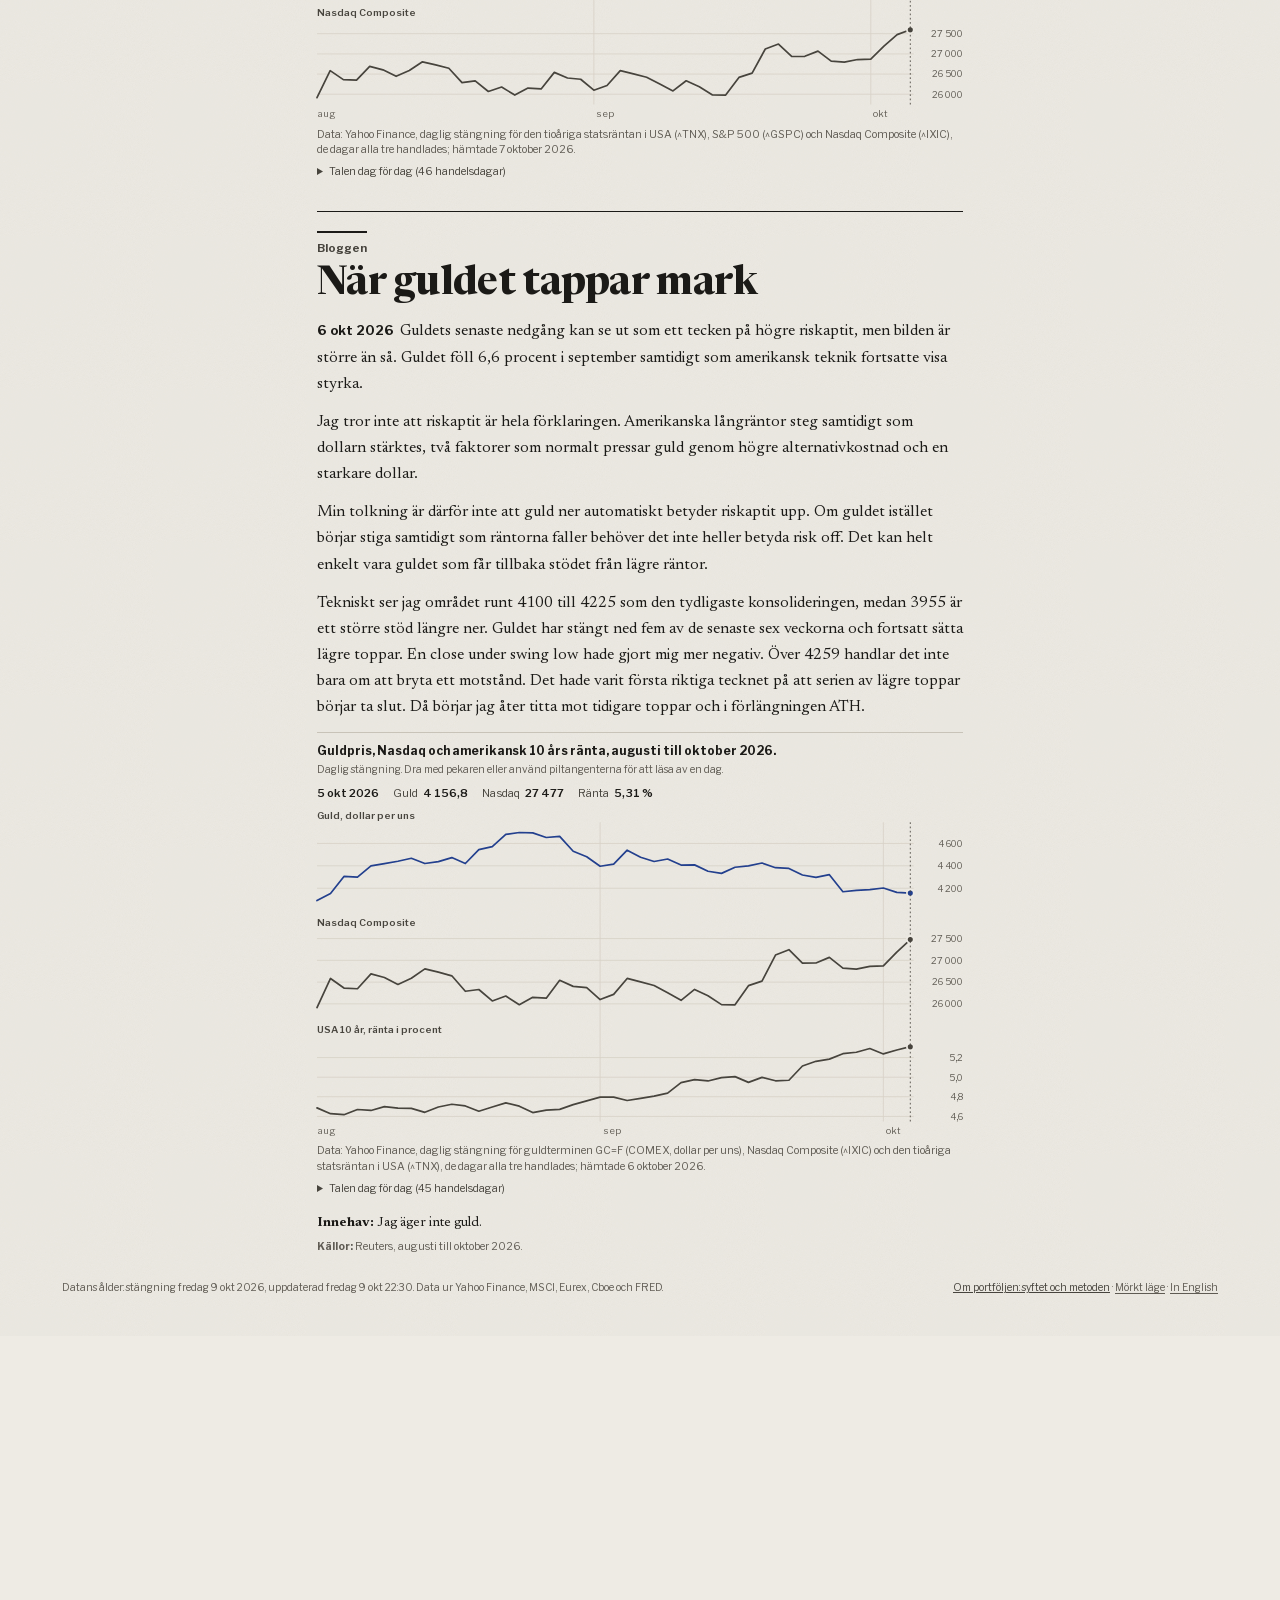
<file: inlagg.html>
<!doctype html>
<html lang="sv" data-upplaga="morgon" data-tema="ljus">
<head>
<meta charset="utf-8">
<meta http-equiv="Content-Security-Policy" content="default-src 'none'; script-src 'self' 'sha256-Fl0DEJN8tdNGXpZ9pu4z+WFPRcOswJJM2GJCQHwkay4=' 'sha256-yNNZuoKzsgXsuVcPRx/MwLX3IZPMnF91Gwi0AlOd+pw='; style-src 'self' 'unsafe-inline'; font-src 'self'; img-src 'self' data:; base-uri 'none'; form-action 'none'; object-src 'none'">
<meta name="referrer" content="no-referrer">
<link rel="canonical" href="https://portfolj.nu/inlagg.html">
<meta name="robots" content="max-snippet:-1, max-image-preview:large">
<meta property="og:site_name" content="Portföljen">
<meta property="og:locale" content="sv_SE">
<meta property="og:type" content="website">
<meta property="og:url" content="https://portfolj.nu/inlagg.html">
<meta property="og:title" content="Bloggen · Portföljen">
<meta property="og:description" content="Bloggen på Portföljen: inlägg om marknaderna, räntorna och aktierna bakom ett öppet försök att slå världsindex MSCI World, skrivna för hand.">
<link rel="alternate" type="application/atom+xml" title="Portföljen: bloggen" href="https://portfolj.nu/feed.xml">
<link rel="icon" href="/favicon.ico" sizes="any">
<link rel="icon" href="/favicon.svg" type="image/svg+xml">
<link rel="apple-touch-icon" href="/apple-touch-icon.png">
<meta name="theme-color" content="#EEEBE4">
<meta property="og:image" content="https://portfolj.nu/og.png">
<meta property="og:image:width" content="1200">
<meta property="og:image:height" content="630">
<meta property="og:image:alt" content="Portföljen: ett öppet försök att slå världsindex MSCI World">
<meta name="twitter:card" content="summary_large_image">
<script type="application/ld+json">{"@context": "https://schema.org", "@type": "Blog", "name": "Bloggen · Portföljen", "url": "https://portfolj.nu/inlagg.html", "inLanguage": "sv", "publisher": {"@type": "Organization", "name": "Portföljen", "url": "https://portfolj.nu/", "logo": "https://portfolj.nu/ikon-512.png"}, "blogPost": [{"@type": "BlogPosting", "headline": "När 5 % börjar konkurrera med börsen", "url": "https://portfolj.nu/inlagg-nar-5-procent-konkurrerar-med-borsen.html", "datePublished": "2026-10-07"}, {"@type": "BlogPosting", "headline": "När guldet tappar mark", "url": "https://portfolj.nu/inlagg-nar-guldet-tappar-mark.html", "datePublished": "2026-10-06"}]}</script>
<script>document.documentElement.classList.add('har-js')</script>
<meta name="viewport" content="width=device-width, initial-scale=1">
<title>Bloggen · Portföljen</title>
<meta name="description" content="Bloggen på Portföljen: inlägg om marknaderna, räntorna och aktierna bakom ett öppet försök att slå världsindex MSCI World, skrivna för hand.">
<script>
/* Färgläget sätts före första målningen, så att mörkt läge inte blinkar vitt. Samma ordning som tidning.js.
   Sajten och konceptets publikläge: bara kvällsupplagan, ljust som förval, mörkt om ?tema=mork eller det sparade
   valet säger det. Konceptets egen vy: upplagan ur adressen, det sparade valet eller systemet, och ljuset följer den. */
(function () {
  var PUBLIK = true;  /* bygg-publik.py sätter true på sajten */
  var d = document.documentElement, q = null;
  try { q = new URLSearchParams(location.search); } catch (e) {}
  if (PUBLIK || (q && q.get('publik') === '1')) {
    var t = q && q.get('tema');
    if (t !== 'ljus' && t !== 'mork') { try { t = localStorage.getItem('portfoljen.v2.tema'); } catch (e) { t = null; } }
    d.setAttribute('data-upplaga', 'kvall');
    d.setAttribute('data-tema', t === 'mork' ? 'mork' : 'ljus');
    return;
  }
  var u = q && q.get('upplaga');
  if (u !== 'morgon' && u !== 'kvall') { try { u = localStorage.getItem('portfoljen.v2.upplaga'); } catch (e) { u = null; } }
  if (u !== 'morgon' && u !== 'kvall') { try { u = matchMedia('(prefers-color-scheme: dark)').matches ? 'kvall' : 'morgon'; } catch (e) { u = 'morgon'; } }
  d.setAttribute('data-upplaga', u);
  d.setAttribute('data-tema', u === 'kvall' ? 'mork' : 'ljus');
})();
</script>
<link rel="stylesheet" href="fonts/fonts.css">
<link rel="stylesheet" href="tidning.css">
<link rel="stylesheet" href="inlagg.css">
</head>
<body>
<div class="sheet">
  <div class="topbar"><span class="tag" id="tag"></span><div class="ctrls" id="ctrls"></div></div>
  <header class="masthead small" aria-label="Tidningshuvud">
    <div class="ear left" id="ear-left"></div>
    <p class="nameplate"><a href="index.html">Portföljen</a></p>
    <div class="ear right" id="ear-right"></div>
  </header>
  <div class="rules" aria-hidden="true"></div>
  <main id="inlaggen" aria-label="Bloggen">
<div class="forhand" lang="sv">
<h1>Bloggen</h1>
<p>Inlägg om marknaderna, räntorna och aktierna bakom ett öppet försök att slå världsindex MSCI World, nyast först.</p>
<ol>
<li><a href="inlagg-nar-5-procent-konkurrerar-med-borsen.html">När 5 % börjar konkurrera med börsen</a> <time datetime="2026-10-07">7 okt 2026</time><p>Idag såg marknaden ganska röd ut och jag blev nyfiken på varför. Jag förstår inte varje del av marknaden till 100 procent och vissa samband glömmer man lätt …</p></li>
<li><a href="inlagg-nar-guldet-tappar-mark.html">När guldet tappar mark</a> <time datetime="2026-10-06">6 okt 2026</time><p>Guldets senaste nedgång kan se ut som ett tecken på högre riskaptit, men bilden är större än så. Guldet föll 6,6 procent i september samtidigt som …</p></li>
</ol>
</div>
</main>
  <footer class="foot" id="foot"></footer>
</div>
<script src="data.js"></script>
<script src="blogg.js"></script>
<script src="tidning.js"></script>
<script src="inlagg-data.js"></script>
<script src="inlagg.js"></script>
</body>
</html>
</file>
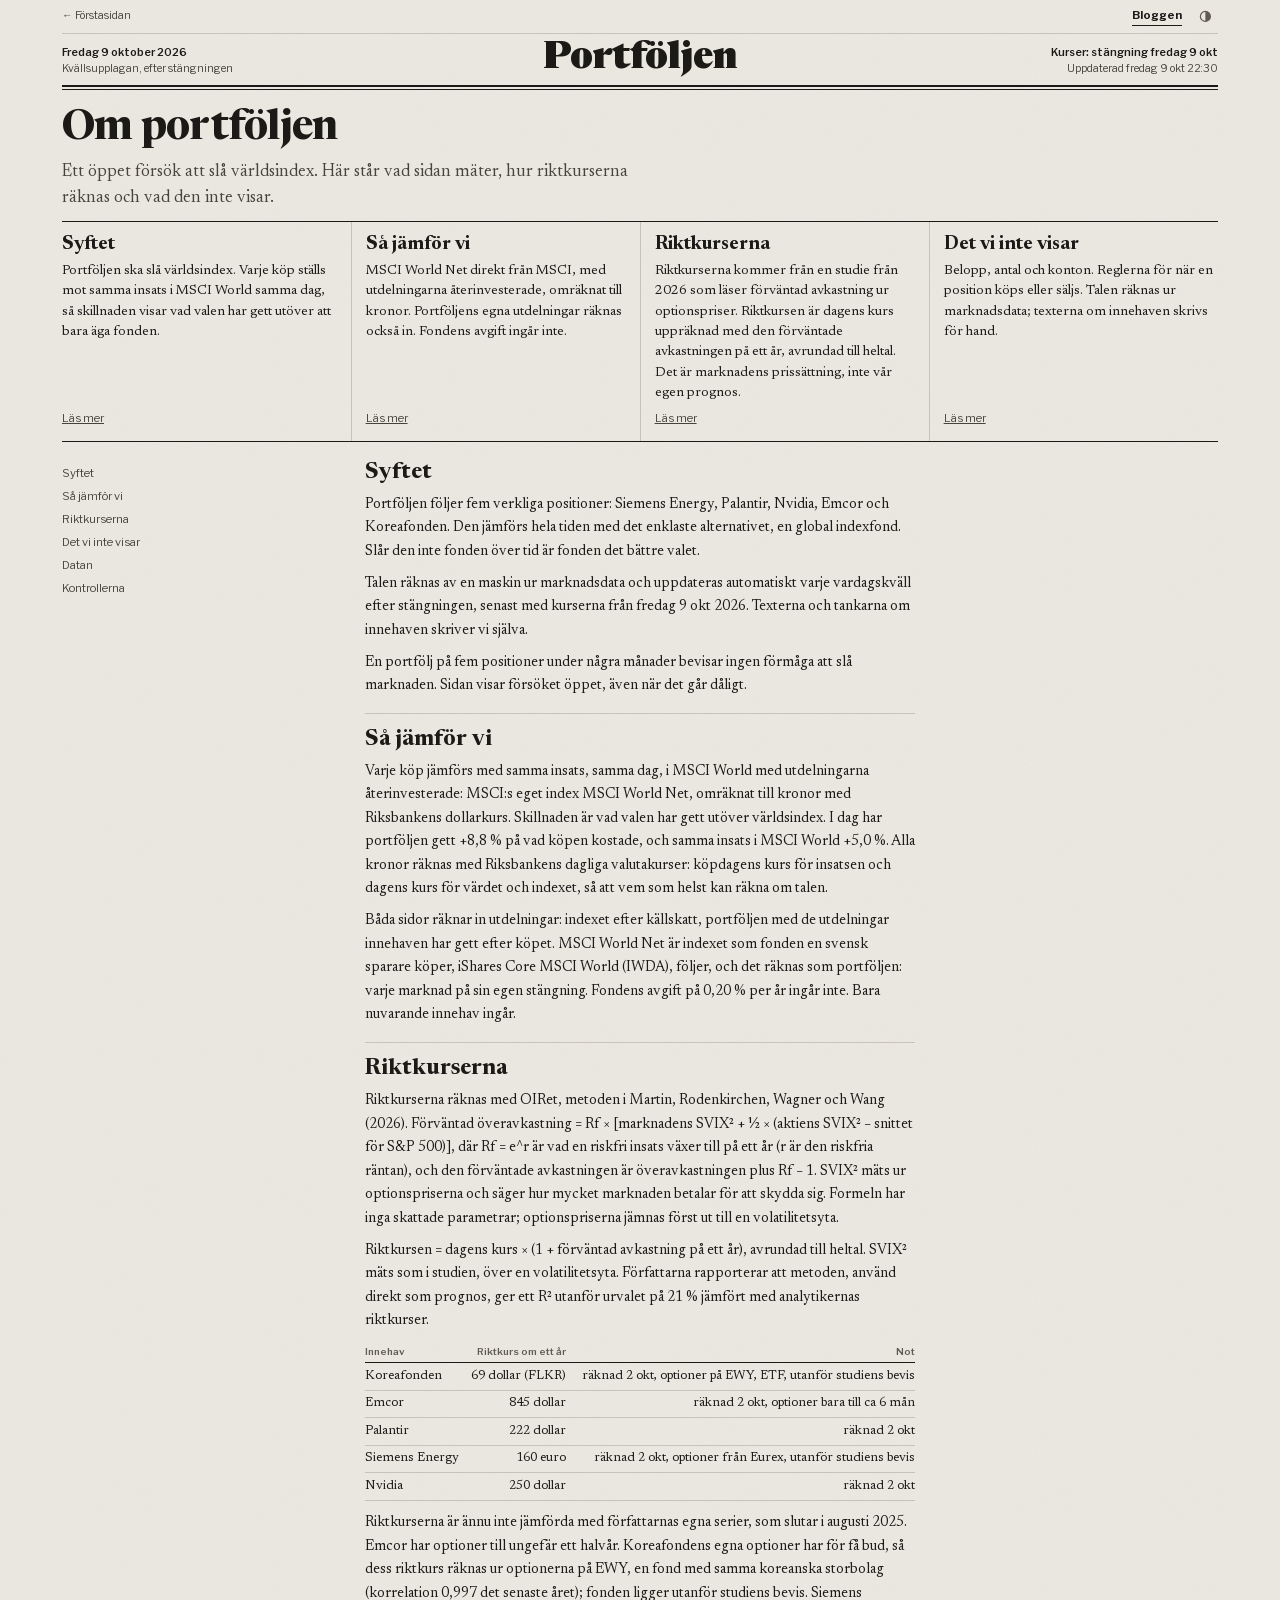
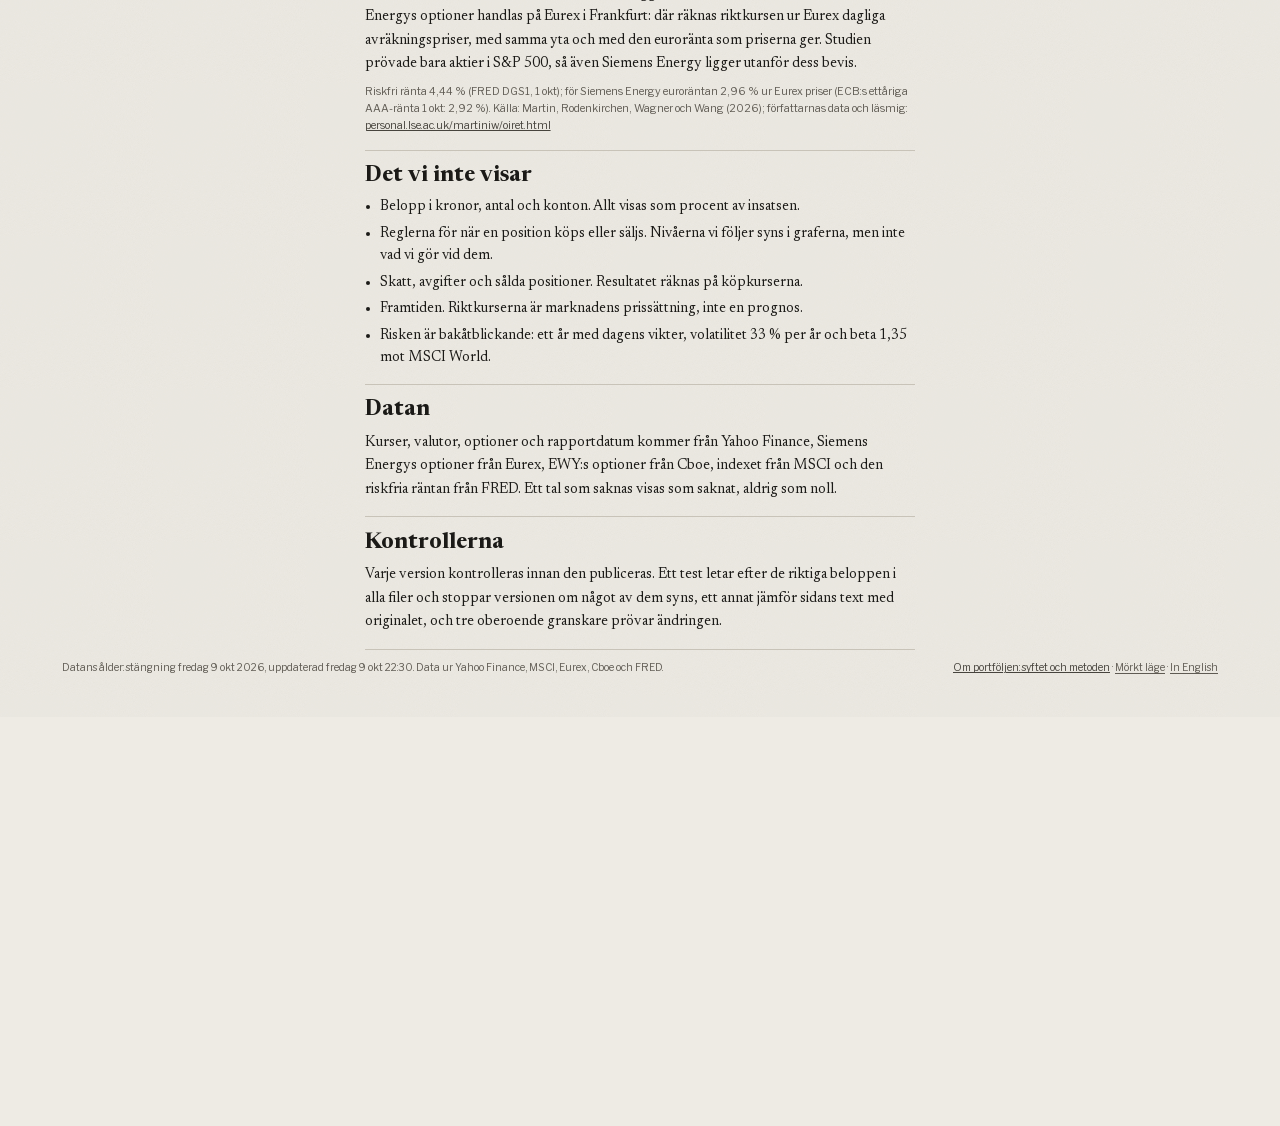
<file: metod.html>
<!doctype html>
<html lang="sv" data-upplaga="morgon" data-tema="ljus">
<head>
<meta charset="utf-8">
<meta http-equiv="Content-Security-Policy" content="default-src 'none'; script-src 'self' 'sha256-Fl0DEJN8tdNGXpZ9pu4z+WFPRcOswJJM2GJCQHwkay4=' 'sha256-neoCaGeO1aSii89zy3sFMuAc7XErUhpYbgIM3xjgRKg=' 'sha256-yNNZuoKzsgXsuVcPRx/MwLX3IZPMnF91Gwi0AlOd+pw=' 'sha256-6psBxJ6u7UXNWekHubeRvqK7ZENfM0mW4gM8BgEhSFg='; style-src 'self' 'unsafe-inline'; font-src 'self'; img-src 'self' data:; base-uri 'none'; form-action 'none'; object-src 'none'">
<meta name="referrer" content="no-referrer">
<link rel="canonical" href="https://portfolj.nu/metod.html">
<meta name="robots" content="max-snippet:-1, max-image-preview:large">
<meta property="og:site_name" content="Portföljen">
<meta property="og:locale" content="sv_SE">
<meta property="og:type" content="website">
<meta property="og:url" content="https://portfolj.nu/metod.html">
<meta property="og:title" content="Metoden · Portföljen">
<meta property="og:description" content="Om Portföljen: syftet, jämförelsen mot MSCI World, riktkurserna ur optionspriser och vad sidan inte visar.">
<link rel="alternate" type="application/atom+xml" title="Portföljen: bloggen" href="https://portfolj.nu/feed.xml">
<link rel="icon" href="/favicon.ico" sizes="any">
<link rel="icon" href="/favicon.svg" type="image/svg+xml">
<link rel="apple-touch-icon" href="/apple-touch-icon.png">
<meta name="theme-color" content="#EEEBE4">
<meta property="og:image" content="https://portfolj.nu/og.png">
<meta property="og:image:width" content="1200">
<meta property="og:image:height" content="630">
<meta property="og:image:alt" content="Portföljen: ett öppet försök att slå världsindex MSCI World">
<meta name="twitter:card" content="summary_large_image">
<script type="application/ld+json">{"@context": "https://schema.org", "@type": "AboutPage", "name": "Om portföljen", "url": "https://portfolj.nu/metod.html", "inLanguage": "sv", "about": {"@type": "Organization", "name": "Portföljen", "url": "https://portfolj.nu/", "logo": "https://portfolj.nu/ikon-512.png"}}</script>
<script>document.documentElement.classList.add('har-js')</script>
<script>
/* Rörelsen (wow.js): introt spelas första gången sidan öppnas i en webbläsare, inte vid omladdning och inte i en ny flik
   (2026-10-06). Minnet sätts samtidigt som klassen, före första målningen, så att en omladdning mitt i introt inte heller
   spelar om det; / och /index.html är samma sida. Minska rörelse stänger av introt; ?spela=1 spelar det ändå och ?spela=0
   stänger av det. Efter fyra sekunder tas klassen bort, också om wow.js aldrig körs. */
(function () { try { var q = new URLSearchParams(location.search), s = q.get('spela'), rm = matchMedia('(prefers-reduced-motion: reduce)').matches, k = 'wow.intro.' + location.pathname.replace(/\/index\.html$/, '/'); if (s === '1' || (!rm && s !== '0' && !localStorage.getItem(k))) { localStorage.setItem(k, '1'); document.documentElement.classList.add('wow-intro'); setTimeout(function () { document.documentElement.classList.remove('wow-intro'); }, 4000); } } catch (e) {} })();
</script>
<meta name="viewport" content="width=device-width, initial-scale=1">
<title>Metoden · Portföljen</title>
<meta name="description" content="Om Portföljen: syftet, jämförelsen mot MSCI World, riktkurserna ur optionspriser och vad sidan inte visar.">
<script>
/* Färgläget sätts före första målningen, så att mörkt läge inte blinkar vitt. Samma ordning som tidning.js.
   Sajten och konceptets publikläge: bara kvällsupplagan, ljust som förval, mörkt om ?tema=mork eller det sparade
   valet säger det. Konceptets egen vy: upplagan ur adressen, det sparade valet eller systemet, och ljuset följer den. */
(function () {
  var PUBLIK = true;  /* bygg-publik.py sätter true på sajten */
  var d = document.documentElement, q = null;
  try { q = new URLSearchParams(location.search); } catch (e) {}
  if (PUBLIK || (q && q.get('publik') === '1')) {
    var t = q && q.get('tema');
    if (t !== 'ljus' && t !== 'mork') { try { t = localStorage.getItem('portfoljen.v2.tema'); } catch (e) { t = null; } }
    d.setAttribute('data-upplaga', 'kvall');
    d.setAttribute('data-tema', t === 'mork' ? 'mork' : 'ljus');
    return;
  }
  var u = q && q.get('upplaga');
  if (u !== 'morgon' && u !== 'kvall') { try { u = localStorage.getItem('portfoljen.v2.upplaga'); } catch (e) { u = null; } }
  if (u !== 'morgon' && u !== 'kvall') { try { u = matchMedia('(prefers-color-scheme: dark)').matches ? 'kvall' : 'morgon'; } catch (e) { u = 'morgon'; } }
  d.setAttribute('data-upplaga', u);
  d.setAttribute('data-tema', u === 'kvall' ? 'mork' : 'ljus');
})();
</script>
<link rel="stylesheet" href="fonts/fonts.css">
<link rel="stylesheet" href="tidning.css">
<link rel="stylesheet" href="wow.css">
<style>.masthead.small{padding-top:10px}.masthead.small .nameplate{font-size:44px}@media (max-width:760px){.masthead.small .nameplate{font-size:38px}}</style>
</head>
<body>
<div class="sheet">
  <div class="topbar"><span class="tag" id="tag"></span><div class="ctrls" id="ctrls"></div></div>
  <header class="masthead small" aria-label="Tidningshuvud">
    <div class="ear left" id="ear-left"></div>
    <p class="nameplate"><a href="index.html" id="np-link">Portföljen</a></p>
    <div class="ear right" id="ear-right"></div>
  </header>
  <div class="rules" aria-hidden="true"></div>
  <header class="mhead"><h1 id="m-h1"></h1><p id="m-ingress"></p></header>
  <div class="mbody">
    <nav class="toc" aria-label="Innehåll"><ol id="toc"></ol></nav>
    <div id="metod"><div class="forhand" lang="sv">
<h1>Om portföljen</h1>
<p>Ett öppet försök att slå världsindex. Här står vad sidan mäter, hur riktkurserna räknas och vad den inte visar.</p>
<h2>Syftet</h2>
<p>Portföljen ska slå världsindex. Varje köp ställs mot samma insats i MSCI World samma dag, så skillnaden visar vad valen har gett utöver att bara äga fonden.</p>
<h2>Så jämför vi</h2>
<p>MSCI World Net direkt från MSCI, med utdelningarna återinvesterade, omräknat till kronor. Portföljens egna utdelningar räknas också in. Fondens avgift ingår inte.</p>
<h2>Riktkurserna</h2>
<p>Riktkurserna kommer från en studie från 2026 som läser förväntad avkastning ur optionspriser. Riktkursen är dagens kurs uppräknad med den förväntade avkastningen på ett år, avrundad till heltal. Det är marknadens prissättning, inte vår egen prognos.</p>
<h2>Det vi inte visar</h2>
<p>Belopp, antal och konton. Reglerna för när en position köps eller säljs. Talen räknas ur marknadsdata; texterna om innehaven skrivs för hand.</p>
<ul>
<li><a href="#m1">Syftet</a></li>
<li><a href="#m2">Så jämför vi</a></li>
<li><a href="#m3">Riktkurserna</a></li>
<li><a href="#m4">Det vi inte visar</a></li>
<li><a href="#m5">Datan</a></li>
<li><a href="#m6">Kontrollerna</a></li>
</ul>
<h2>Syftet</h2>
<p>Portföljen följer fem verkliga positioner: Siemens Energy, Palantir, Nvidia, Emcor och Koreafonden. Den jämförs hela tiden med det enklaste alternativet, en global indexfond. Slår den inte fonden över tid är fonden det bättre valet.</p>
<p>Talen räknas av en maskin ur marknadsdata och uppdateras automatiskt varje vardagskväll efter stängningen, senast med kurserna från fredag 9 okt 2026. Texterna och tankarna om innehaven skriver vi själva.</p>
<p>En portfölj på fem positioner under några månader bevisar ingen förmåga att slå marknaden. Sidan visar försöket öppet, även när det går dåligt.</p>
<h2>Så jämför vi</h2>
<p>Varje köp jämförs med samma insats, samma dag, i MSCI World med utdelningarna återinvesterade: MSCI:s eget index MSCI World Net, omräknat till kronor med Riksbankens dollarkurs. Skillnaden är vad valen har gett utöver världsindex. I dag har portföljen gett +8,8 % på vad köpen kostade, och samma insats i MSCI World +5,0 %. Alla kronor räknas med Riksbankens dagliga valutakurser: köpdagens kurs för insatsen och dagens kurs för värdet och indexet, så att vem som helst kan räkna om talen.</p>
<p>Båda sidor räknar in utdelningar: indexet efter källskatt, portföljen med de utdelningar innehaven har gett efter köpet. MSCI World Net är indexet som fonden en svensk sparare köper, iShares Core MSCI World (IWDA), följer, och det räknas som portföljen: varje marknad på sin egen stängning. Fondens avgift på 0,20 % per år ingår inte. Bara nuvarande innehav ingår.</p>
<h2>Riktkurserna</h2>
<p>Riktkurserna räknas med OIRet, metoden i Martin, Rodenkirchen, Wagner och Wang (2026). Förväntad överavkastning = Rf × [marknadens SVIX² + ½ × (aktiens SVIX² − snittet för S&amp;P 500)], där Rf = e^r är vad en riskfri insats växer till på ett år (r är den riskfria räntan), och den förväntade avkastningen är överavkastningen plus Rf − 1. SVIX² mäts ur optionspriserna och säger hur mycket marknaden betalar för att skydda sig. Formeln har inga skattade parametrar; optionspriserna jämnas först ut till en volatilitetsyta.</p>
<p>Riktkursen = dagens kurs × (1 + förväntad avkastning på ett år), avrundad till heltal. SVIX² mäts som i studien, över en volatilitetsyta. Författarna rapporterar att metoden, använd direkt som prognos, ger ett R² utanför urvalet på 21 % jämfört med analytikernas riktkurser.</p>
<p>Riktkurserna är ännu inte jämförda med författarnas egna serier, som slutar i augusti 2025. Emcor har optioner till ungefär ett halvår. Koreafondens egna optioner har för få bud, så dess riktkurs räknas ur optionerna på EWY, en fond med samma koreanska storbolag (korrelation 0,997 det senaste året); fonden ligger utanför studiens bevis. Siemens Energys optioner handlas på Eurex i Frankfurt: där räknas riktkursen ur Eurex dagliga avräkningspriser, med samma yta och med den euroränta som priserna ger. Studien prövade bara aktier i S&amp;P 500, så även Siemens Energy ligger utanför dess bevis.</p>
<p>Riskfri ränta 4,44 % (FRED DGS1, 1 okt); för Siemens Energy euroräntan 2,96 % ur Eurex priser (ECB:s ettåriga AAA-ränta 1 okt: 2,92 %). Källa: Martin, Rodenkirchen, Wagner och Wang (2026); författarnas data och läsmig: personal.lse.ac.uk/martiniw/oiret.html</p>
<h2>Det vi inte visar</h2>
<ul>
<li>Belopp i kronor, antal och konton. Allt visas som procent av insatsen.</li>
<li>Reglerna för när en position köps eller säljs. Nivåerna vi följer syns i graferna, men inte vad vi gör vid dem.</li>
<li>Skatt, avgifter och sålda positioner. Resultatet räknas på köpkurserna.</li>
<li>Framtiden. Riktkurserna är marknadens prissättning, inte en prognos.</li>
<li>Risken är bakåtblickande: ett år med dagens vikter, volatilitet 33 % per år och beta 1,35 mot MSCI World.</li>
</ul>
<h2>Datan</h2>
<p>Kurser, valutor, optioner och rapportdatum kommer från Yahoo Finance, Siemens Energys optioner från Eurex, EWY:s optioner från Cboe, indexet från MSCI och den riskfria räntan från FRED. Ett tal som saknas visas som saknat, aldrig som noll.</p>
<h2>Kontrollerna</h2>
<p>Varje version kontrolleras innan den publiceras. Ett test letar efter de riktiga beloppen i alla filer och stoppar versionen om något av dem syns, ett annat jämför sidans text med originalet, och tre oberoende granskare prövar ändringen.</p>
</div></div>
  </div>
  <footer class="foot" id="foot"></footer>
</div>
<noscript><p style="padding:24px 40px">Portföljen behöver JavaScript för att läsa datan i data.js. Portföljen needs JavaScript to read the data in data.js.</p></noscript>
<script src="data.js"></script>
<script src="blogg.js"></script>
<script src="tidning.js"></script>
<script src="metod-text.js"></script>
<script>
(function () {
  'use strict';
  const T = window.Tidning;
  if (!T) { document.querySelector('.sheet').insertAdjacentHTML('afterbegin', '<p style="padding:24px 0">Datan saknas: data.js kunde inte läsas.</p>'); return; }
  T.metod();
})();
</script>
<script src="wow.js"></script>
</body>
</html>
</file>
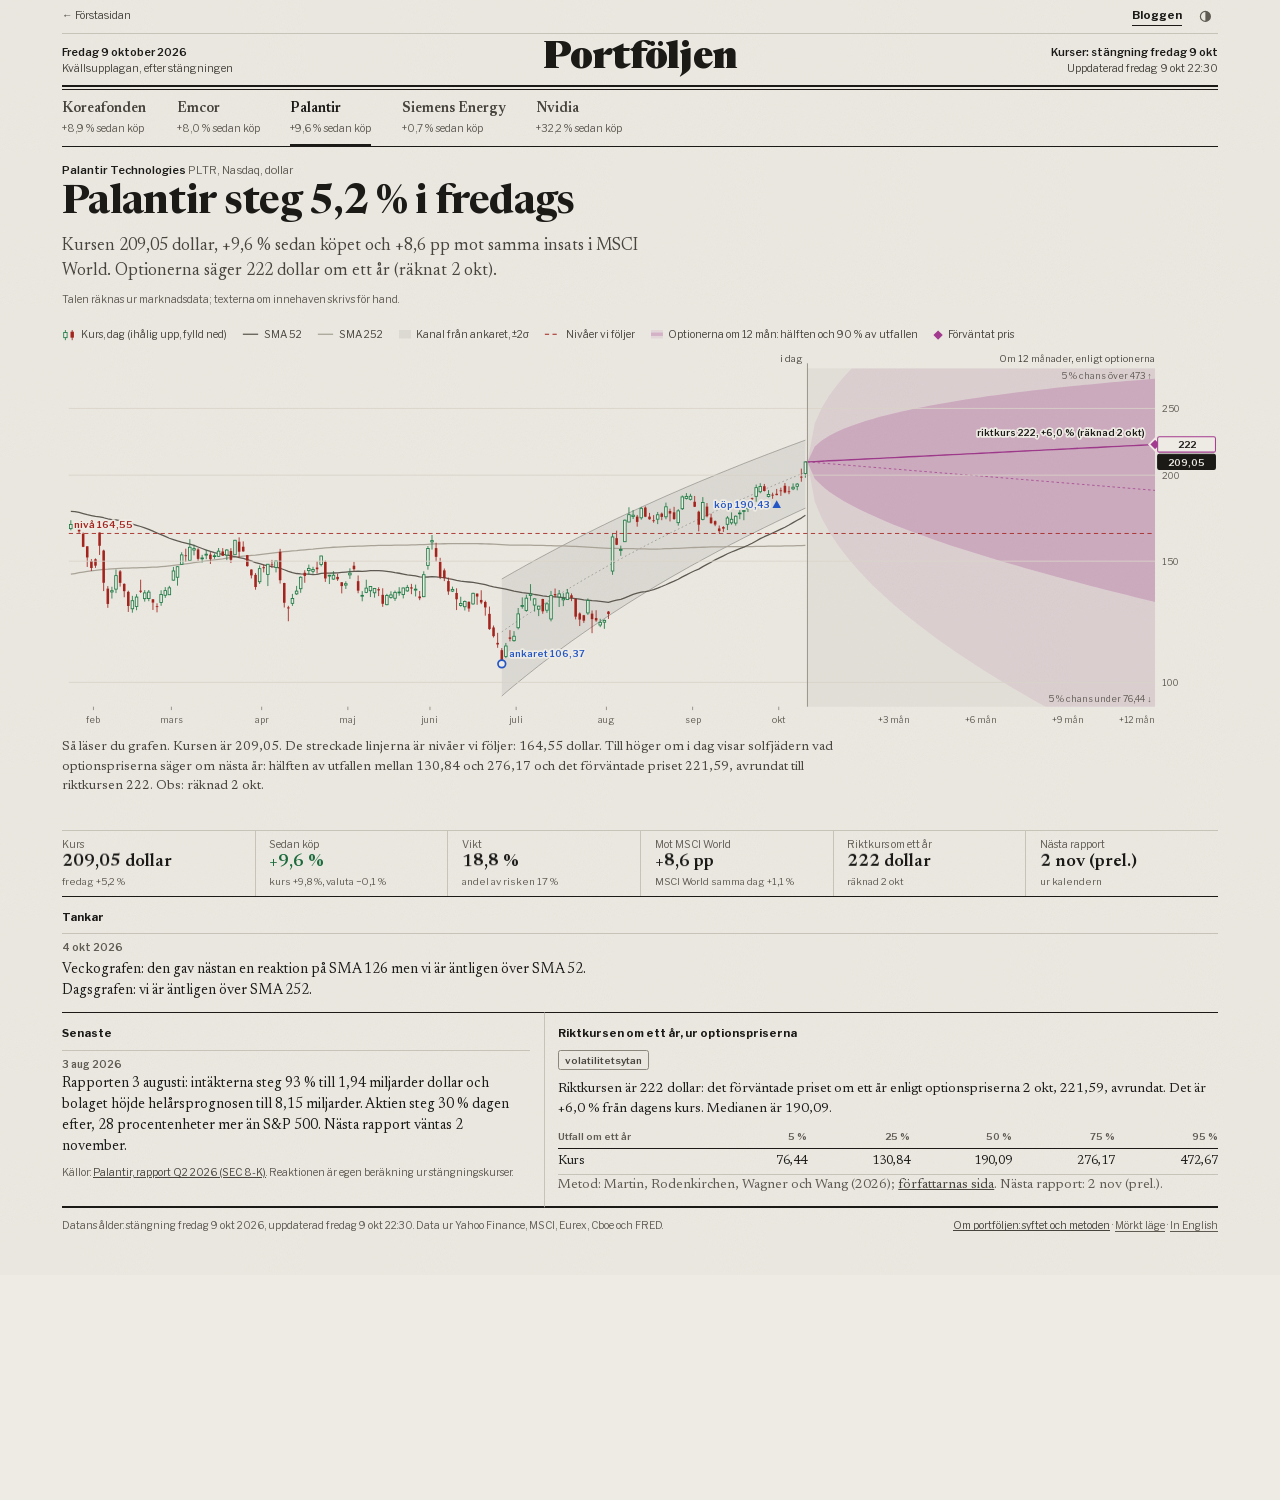
<file: position.html>
<!doctype html>
<html lang="sv" data-upplaga="morgon" data-tema="ljus">
<head>
<meta charset="utf-8">
<meta http-equiv="Content-Security-Policy" content="default-src 'none'; script-src 'self' 'sha256-Fl0DEJN8tdNGXpZ9pu4z+WFPRcOswJJM2GJCQHwkay4=' 'sha256-neoCaGeO1aSii89zy3sFMuAc7XErUhpYbgIM3xjgRKg=' 'sha256-yNNZuoKzsgXsuVcPRx/MwLX3IZPMnF91Gwi0AlOd+pw=' 'sha256-4cR6Da5ETjnYftuROiI3VL/cuUccdMUCxvDBPxYOQP8='; style-src 'self' 'unsafe-inline'; font-src 'self'; img-src 'self' data:; base-uri 'none'; form-action 'none'; object-src 'none'">
<meta name="referrer" content="no-referrer">
<link rel="canonical" href="https://portfolj.nu/position.html">
<meta name="robots" content="max-snippet:-1, max-image-preview:large">
<meta property="og:site_name" content="Portföljen">
<meta property="og:locale" content="sv_SE">
<meta property="og:type" content="website">
<meta property="og:url" content="https://portfolj.nu/position.html">
<meta property="og:title" content="Positionen · Portföljen">
<meta property="og:description" content="En position i Portföljen: grafen med optionernas solfjäder, tankarna, senaste händelsen och riktkursen.">
<link rel="alternate" type="application/atom+xml" title="Portföljen: bloggen" href="https://portfolj.nu/feed.xml">
<link rel="icon" href="/favicon.ico" sizes="any">
<link rel="icon" href="/favicon.svg" type="image/svg+xml">
<link rel="apple-touch-icon" href="/apple-touch-icon.png">
<meta name="theme-color" content="#EEEBE4">
<meta property="og:image" content="https://portfolj.nu/og.png">
<meta property="og:image:width" content="1200">
<meta property="og:image:height" content="630">
<meta property="og:image:alt" content="Portföljen: ett öppet försök att slå världsindex MSCI World">
<meta name="twitter:card" content="summary_large_image">
<script>document.documentElement.classList.add('har-js')</script>
<script>
/* Rörelsen (wow.js): introt spelas första gången sidan öppnas i en webbläsare, inte vid omladdning och inte i en ny flik
   (2026-10-06). Minnet sätts samtidigt som klassen, före första målningen, så att en omladdning mitt i introt inte heller
   spelar om det; / och /index.html är samma sida. Minska rörelse stänger av introt; ?spela=1 spelar det ändå och ?spela=0
   stänger av det. Efter fyra sekunder tas klassen bort, också om wow.js aldrig körs. */
(function () { try { var q = new URLSearchParams(location.search), s = q.get('spela'), rm = matchMedia('(prefers-reduced-motion: reduce)').matches, k = 'wow.intro.' + location.pathname.replace(/\/index\.html$/, '/'); if (s === '1' || (!rm && s !== '0' && !localStorage.getItem(k))) { localStorage.setItem(k, '1'); document.documentElement.classList.add('wow-intro'); setTimeout(function () { document.documentElement.classList.remove('wow-intro'); }, 4000); } } catch (e) {} })();
</script>
<meta name="viewport" content="width=device-width, initial-scale=1">
<title>Positionen · Portföljen</title>
<meta name="description" content="En position i Portföljen: grafen med optionernas solfjäder, tankarna, senaste händelsen och riktkursen.">
<script>
/* Färgläget sätts före första målningen, så att mörkt läge inte blinkar vitt. Samma ordning som tidning.js.
   Sajten och konceptets publikläge: bara kvällsupplagan, ljust som förval, mörkt om ?tema=mork eller det sparade
   valet säger det. Konceptets egen vy: upplagan ur adressen, det sparade valet eller systemet, och ljuset följer den. */
(function () {
  var PUBLIK = true;  /* bygg-publik.py sätter true på sajten */
  var d = document.documentElement, q = null;
  try { q = new URLSearchParams(location.search); } catch (e) {}
  if (PUBLIK || (q && q.get('publik') === '1')) {
    var t = q && q.get('tema');
    if (t !== 'ljus' && t !== 'mork') { try { t = localStorage.getItem('portfoljen.v2.tema'); } catch (e) { t = null; } }
    d.setAttribute('data-upplaga', 'kvall');
    d.setAttribute('data-tema', t === 'mork' ? 'mork' : 'ljus');
    return;
  }
  var u = q && q.get('upplaga');
  if (u !== 'morgon' && u !== 'kvall') { try { u = localStorage.getItem('portfoljen.v2.upplaga'); } catch (e) { u = null; } }
  if (u !== 'morgon' && u !== 'kvall') { try { u = matchMedia('(prefers-color-scheme: dark)').matches ? 'kvall' : 'morgon'; } catch (e) { u = 'morgon'; } }
  d.setAttribute('data-upplaga', u);
  d.setAttribute('data-tema', u === 'kvall' ? 'mork' : 'ljus');
})();
</script>
<link rel="stylesheet" href="fonts/fonts.css">
<link rel="stylesheet" href="tidning.css">
<link rel="stylesheet" href="wow.css">
<style>.masthead.small{padding-top:10px}.masthead.small .nameplate{font-size:44px}@media (max-width:760px){.masthead.small .nameplate{font-size:38px}}</style>
</head>
<body>
<div class="sheet">
  <div class="topbar"><span class="tag" id="tag"></span><div class="ctrls" id="ctrls"></div></div>
  <header class="masthead small" aria-label="Tidningshuvud">
    <div class="ear left" id="ear-left"></div>
    <p class="nameplate"><a href="index.html" id="np-link">Portföljen</a></p>
    <div class="ear right" id="ear-right"></div>
  </header>
  <div class="rules" aria-hidden="true"></div>
  <nav class="posnav" id="posnav" aria-label="Positionerna"></nav>

  <article class="article">
    <header class="ahead">
      <p class="kick" id="kick"></p>
      <h1 id="a-h1"></h1>
      <p class="dek" id="a-dek"></p>
      <div class="byline" id="a-byline"></div>
    </header>
    <figure class="bigchart" style="margin-left:0;margin-right:0">
      <div class="legend" id="legend"></div>
      <div class="chartwrap" id="bigchart"></div>
      <p class="caption" id="caption"></p>
      <details class="numbers"><summary id="chart-sum"></summary><table class="t" id="chart-table"></table></details>
    </figure>
    <section class="figs" id="figs" aria-label="Positionen i siffror"></section>
    <section class="twocol" id="twocol">
      <div class="yours"><h2 id="yours-h"></h2><dl id="yours"></dl></div>
      <div class="check"><h2 id="check-h"></h2><ol id="check"></ol></div>
      <div class="tankar" id="tankar" hidden></div>
    </section>
    <section class="lowerpos">
      <div class="plan"><h2 id="plan-h"></h2><div class="plan-body" id="plan-body"></div></div>
      <div class="optbox"><h2 id="opt-h"></h2><div id="opt-body"></div></div>
    </section>
  </article>
  <footer class="foot" id="foot"></footer>
</div>
<noscript><p style="padding:24px 40px">Portföljen behöver JavaScript för att läsa datan i data.js. Portföljen needs JavaScript to read the data in data.js.</p></noscript>
<script src="data.js"></script>
<script src="blogg.js"></script>
<script src="tidning.js"></script>
<script>
(function () {
  'use strict';
  const T = window.Tidning;
  if (!T) { document.querySelector('.sheet').insertAdjacentHTML('afterbegin', '<p style="padding:24px 0">Datan saknas: data.js kunde inte läsas.</p>'); return; }
  T.positionssida();
  window.addEventListener('hashchange', () => T.positionssida());
})();
</script>
<script src="wow.js"></script>
</body>
</html>
</file>
<file: fonts/fonts.css>
/* Libre Franklin och Newsreader, SIL Open Font License 1.1 (OFL-*.txt i den här mappen). Hämtade från Google Fonts 2026-10-09 och serverade härifrån. */
/* cyrillic-ext */
@font-face {
  font-family: 'Libre Franklin';
  font-style: normal;
  font-weight: 400;
  font-display: swap;
  src: url(e115aeedbaf3.woff2) format('woff2');
  unicode-range: U+0460-052F, U+1C80-1C8A, U+20B4, U+2DE0-2DFF, U+A640-A69F, U+FE2E-FE2F;
}
/* cyrillic */
@font-face {
  font-family: 'Libre Franklin';
  font-style: normal;
  font-weight: 400;
  font-display: swap;
  src: url(00a14b69e502.woff2) format('woff2');
  unicode-range: U+0301, U+0400-045F, U+0490-0491, U+04B0-04B1, U+2116;
}
/* vietnamese */
@font-face {
  font-family: 'Libre Franklin';
  font-style: normal;
  font-weight: 400;
  font-display: swap;
  src: url(d82ab5b18589.woff2) format('woff2');
  unicode-range: U+0102-0103, U+0110-0111, U+0128-0129, U+0168-0169, U+01A0-01A1, U+01AF-01B0, U+0300-0301, U+0303-0304, U+0308-0309, U+0323, U+0329, U+1EA0-1EF9, U+20AB;
}
/* latin-ext */
@font-face {
  font-family: 'Libre Franklin';
  font-style: normal;
  font-weight: 400;
  font-display: swap;
  src: url(3fa13b105a5e.woff2) format('woff2');
  unicode-range: U+0100-02BA, U+02BD-02C5, U+02C7-02CC, U+02CE-02D7, U+02DD-02FF, U+0304, U+0308, U+0329, U+1D00-1DBF, U+1E00-1E9F, U+1EF2-1EFF, U+2020, U+20A0-20AB, U+20AD-20C4, U+2113, U+2C60-2C7F, U+A720-A7FF;
}
/* latin */
@font-face {
  font-family: 'Libre Franklin';
  font-style: normal;
  font-weight: 400;
  font-display: swap;
  src: url(a582c3cf9b00.woff2) format('woff2');
  unicode-range: U+0000-00FF, U+0131, U+0152-0153, U+02BB-02BC, U+02C6, U+02DA, U+02DC, U+0304, U+0308, U+0329, U+2000-206F, U+20AC, U+2122, U+2191, U+2193, U+2212, U+2215, U+FEFF, U+FFFD;
}
/* cyrillic-ext */
@font-face {
  font-family: 'Libre Franklin';
  font-style: normal;
  font-weight: 500;
  font-display: swap;
  src: url(e115aeedbaf3.woff2) format('woff2');
  unicode-range: U+0460-052F, U+1C80-1C8A, U+20B4, U+2DE0-2DFF, U+A640-A69F, U+FE2E-FE2F;
}
/* cyrillic */
@font-face {
  font-family: 'Libre Franklin';
  font-style: normal;
  font-weight: 500;
  font-display: swap;
  src: url(00a14b69e502.woff2) format('woff2');
  unicode-range: U+0301, U+0400-045F, U+0490-0491, U+04B0-04B1, U+2116;
}
/* vietnamese */
@font-face {
  font-family: 'Libre Franklin';
  font-style: normal;
  font-weight: 500;
  font-display: swap;
  src: url(d82ab5b18589.woff2) format('woff2');
  unicode-range: U+0102-0103, U+0110-0111, U+0128-0129, U+0168-0169, U+01A0-01A1, U+01AF-01B0, U+0300-0301, U+0303-0304, U+0308-0309, U+0323, U+0329, U+1EA0-1EF9, U+20AB;
}
/* latin-ext */
@font-face {
  font-family: 'Libre Franklin';
  font-style: normal;
  font-weight: 500;
  font-display: swap;
  src: url(3fa13b105a5e.woff2) format('woff2');
  unicode-range: U+0100-02BA, U+02BD-02C5, U+02C7-02CC, U+02CE-02D7, U+02DD-02FF, U+0304, U+0308, U+0329, U+1D00-1DBF, U+1E00-1E9F, U+1EF2-1EFF, U+2020, U+20A0-20AB, U+20AD-20C4, U+2113, U+2C60-2C7F, U+A720-A7FF;
}
/* latin */
@font-face {
  font-family: 'Libre Franklin';
  font-style: normal;
  font-weight: 500;
  font-display: swap;
  src: url(a582c3cf9b00.woff2) format('woff2');
  unicode-range: U+0000-00FF, U+0131, U+0152-0153, U+02BB-02BC, U+02C6, U+02DA, U+02DC, U+0304, U+0308, U+0329, U+2000-206F, U+20AC, U+2122, U+2191, U+2193, U+2212, U+2215, U+FEFF, U+FFFD;
}
/* cyrillic-ext */
@font-face {
  font-family: 'Libre Franklin';
  font-style: normal;
  font-weight: 600;
  font-display: swap;
  src: url(e115aeedbaf3.woff2) format('woff2');
  unicode-range: U+0460-052F, U+1C80-1C8A, U+20B4, U+2DE0-2DFF, U+A640-A69F, U+FE2E-FE2F;
}
/* cyrillic */
@font-face {
  font-family: 'Libre Franklin';
  font-style: normal;
  font-weight: 600;
  font-display: swap;
  src: url(00a14b69e502.woff2) format('woff2');
  unicode-range: U+0301, U+0400-045F, U+0490-0491, U+04B0-04B1, U+2116;
}
/* vietnamese */
@font-face {
  font-family: 'Libre Franklin';
  font-style: normal;
  font-weight: 600;
  font-display: swap;
  src: url(d82ab5b18589.woff2) format('woff2');
  unicode-range: U+0102-0103, U+0110-0111, U+0128-0129, U+0168-0169, U+01A0-01A1, U+01AF-01B0, U+0300-0301, U+0303-0304, U+0308-0309, U+0323, U+0329, U+1EA0-1EF9, U+20AB;
}
/* latin-ext */
@font-face {
  font-family: 'Libre Franklin';
  font-style: normal;
  font-weight: 600;
  font-display: swap;
  src: url(3fa13b105a5e.woff2) format('woff2');
  unicode-range: U+0100-02BA, U+02BD-02C5, U+02C7-02CC, U+02CE-02D7, U+02DD-02FF, U+0304, U+0308, U+0329, U+1D00-1DBF, U+1E00-1E9F, U+1EF2-1EFF, U+2020, U+20A0-20AB, U+20AD-20C4, U+2113, U+2C60-2C7F, U+A720-A7FF;
}
/* latin */
@font-face {
  font-family: 'Libre Franklin';
  font-style: normal;
  font-weight: 600;
  font-display: swap;
  src: url(a582c3cf9b00.woff2) format('woff2');
  unicode-range: U+0000-00FF, U+0131, U+0152-0153, U+02BB-02BC, U+02C6, U+02DA, U+02DC, U+0304, U+0308, U+0329, U+2000-206F, U+20AC, U+2122, U+2191, U+2193, U+2212, U+2215, U+FEFF, U+FFFD;
}
/* cyrillic-ext */
@font-face {
  font-family: 'Libre Franklin';
  font-style: normal;
  font-weight: 700;
  font-display: swap;
  src: url(e115aeedbaf3.woff2) format('woff2');
  unicode-range: U+0460-052F, U+1C80-1C8A, U+20B4, U+2DE0-2DFF, U+A640-A69F, U+FE2E-FE2F;
}
/* cyrillic */
@font-face {
  font-family: 'Libre Franklin';
  font-style: normal;
  font-weight: 700;
  font-display: swap;
  src: url(00a14b69e502.woff2) format('woff2');
  unicode-range: U+0301, U+0400-045F, U+0490-0491, U+04B0-04B1, U+2116;
}
/* vietnamese */
@font-face {
  font-family: 'Libre Franklin';
  font-style: normal;
  font-weight: 700;
  font-display: swap;
  src: url(d82ab5b18589.woff2) format('woff2');
  unicode-range: U+0102-0103, U+0110-0111, U+0128-0129, U+0168-0169, U+01A0-01A1, U+01AF-01B0, U+0300-0301, U+0303-0304, U+0308-0309, U+0323, U+0329, U+1EA0-1EF9, U+20AB;
}
/* latin-ext */
@font-face {
  font-family: 'Libre Franklin';
  font-style: normal;
  font-weight: 700;
  font-display: swap;
  src: url(3fa13b105a5e.woff2) format('woff2');
  unicode-range: U+0100-02BA, U+02BD-02C5, U+02C7-02CC, U+02CE-02D7, U+02DD-02FF, U+0304, U+0308, U+0329, U+1D00-1DBF, U+1E00-1E9F, U+1EF2-1EFF, U+2020, U+20A0-20AB, U+20AD-20C4, U+2113, U+2C60-2C7F, U+A720-A7FF;
}
/* latin */
@font-face {
  font-family: 'Libre Franklin';
  font-style: normal;
  font-weight: 700;
  font-display: swap;
  src: url(a582c3cf9b00.woff2) format('woff2');
  unicode-range: U+0000-00FF, U+0131, U+0152-0153, U+02BB-02BC, U+02C6, U+02DA, U+02DC, U+0304, U+0308, U+0329, U+2000-206F, U+20AC, U+2122, U+2191, U+2193, U+2212, U+2215, U+FEFF, U+FFFD;
}
/* vietnamese */
@font-face {
  font-family: 'Newsreader';
  font-style: italic;
  font-weight: 300 800;
  font-display: swap;
  src: url(e2a654aa34dd.woff2) format('woff2');
  unicode-range: U+0102-0103, U+0110-0111, U+0128-0129, U+0168-0169, U+01A0-01A1, U+01AF-01B0, U+0300-0301, U+0303-0304, U+0308-0309, U+0323, U+0329, U+1EA0-1EF9, U+20AB;
}
/* latin-ext */
@font-face {
  font-family: 'Newsreader';
  font-style: italic;
  font-weight: 300 800;
  font-display: swap;
  src: url(0ea71c377afc.woff2) format('woff2');
  unicode-range: U+0100-02BA, U+02BD-02C5, U+02C7-02CC, U+02CE-02D7, U+02DD-02FF, U+0304, U+0308, U+0329, U+1D00-1DBF, U+1E00-1E9F, U+1EF2-1EFF, U+2020, U+20A0-20AB, U+20AD-20C4, U+2113, U+2C60-2C7F, U+A720-A7FF;
}
/* latin */
@font-face {
  font-family: 'Newsreader';
  font-style: italic;
  font-weight: 300 800;
  font-display: swap;
  src: url(c6ccfc698521.woff2) format('woff2');
  unicode-range: U+0000-00FF, U+0131, U+0152-0153, U+02BB-02BC, U+02C6, U+02DA, U+02DC, U+0304, U+0308, U+0329, U+2000-206F, U+20AC, U+2122, U+2191, U+2193, U+2212, U+2215, U+FEFF, U+FFFD;
}
/* vietnamese */
@font-face {
  font-family: 'Newsreader';
  font-style: normal;
  font-weight: 300 800;
  font-display: swap;
  src: url(2879c96c20cb.woff2) format('woff2');
  unicode-range: U+0102-0103, U+0110-0111, U+0128-0129, U+0168-0169, U+01A0-01A1, U+01AF-01B0, U+0300-0301, U+0303-0304, U+0308-0309, U+0323, U+0329, U+1EA0-1EF9, U+20AB;
}
/* latin-ext */
@font-face {
  font-family: 'Newsreader';
  font-style: normal;
  font-weight: 300 800;
  font-display: swap;
  src: url(997f74927d15.woff2) format('woff2');
  unicode-range: U+0100-02BA, U+02BD-02C5, U+02C7-02CC, U+02CE-02D7, U+02DD-02FF, U+0304, U+0308, U+0329, U+1D00-1DBF, U+1E00-1E9F, U+1EF2-1EFF, U+2020, U+20A0-20AB, U+20AD-20C4, U+2113, U+2C60-2C7F, U+A720-A7FF;
}
/* latin */
@font-face {
  font-family: 'Newsreader';
  font-style: normal;
  font-weight: 300 800;
  font-display: swap;
  src: url(4aa9bb70e8a9.woff2) format('woff2');
  unicode-range: U+0000-00FF, U+0131, U+0152-0153, U+02BB-02BC, U+02C6, U+02DA, U+02DC, U+0304, U+0308, U+0329, U+2000-206F, U+20AC, U+2122, U+2191, U+2193, U+2212, U+2215, U+FEFF, U+FFFD;
}
</file>
<file: tidning.css>
/* Portföljen v2: tidningen i två färglägen (data-tema på html).
   Ljust är papper, mörkt är natttryck. Samma raster, samma typsnitt och samma data; bara ljuset byts. Sajten har
   ljust som förval och mörkt bakom växeln Ljust/Mörkt (2026-10-05); konceptet byter ljus med upplagan.
   Färgerna i graferna har en uppgift var: röd = nivåerna, blå = målet, magenta = optionerna,
   grön och röd ljus = upp och ned (ihåliga och fyllda, så att formen bär skillnaden även utan färgseende).
   Paletterna är prövade med dataviz-skillens validator (alla par, ljus och mörk yta). */
:root{
  --serif:"Newsreader","Iowan Old Style",Georgia,serif;
  --sans:"Libre Franklin","Franklin Gothic Medium","Helvetica Neue",Arial,sans-serif;
  --gut:32px;--pad:40px;
  /* rastret (2026-10-06): varje flerspaltig del står på 12 lika kolumner utan mellanrum, så att alla lodräta linjer
     hamnar på samma tolftedelar av sidan; luften ligger som utfyllnad, lika mycket på båda sidor om varje linje */
  --luft:16px;
}
html[data-tema="ljus"]{
  color-scheme:light;
  --paper:#EEEBE4;--box:#E5E1D7;--ink:#1B1A17;--ink-2:#47443D;--ink-3:#5F5B53;
  --hair:#C8C3B8;--rule:#8C877C;--grid:#D8D3C8;
  --pos:#1A6A3B;--neg:#A3231D;
  --c-up:#1F7A45;--c-down:#A3231D;--c-regel:#A3231D;--c-mal:#2457C5;--c-opt:#A23A8F;--c-accent:#23408E;
  --c-sma52:#5E5A52;--c-sma252:#A9A397;--c-kanal:rgba(27,26,23,.065);--c-kanalkant:rgba(27,26,23,.34);
  --c-zon:rgba(27,26,23,.04);--c-wash:rgba(35,64,142,.11);--c-wash-neg:rgba(163,35,29,.10);
  --c-opt-ut:rgba(162,58,143,.10);--c-opt-in:rgba(162,58,143,.24);
  --grain:url("data:image/svg+xml;utf8,<svg xmlns='http://www.w3.org/2000/svg' width='180' height='180'><filter id='n'><feTurbulence type='fractalNoise' baseFrequency='.85' numOctaves='3' stitchTiles='stitch'/><feColorMatrix values='0 0 0 0 .10  0 0 0 0 .09  0 0 0 0 .07  0 0 0 .055 0'/></filter><rect width='100%25' height='100%25' filter='url(%23n)'/></svg>");
}
html[data-tema="mork"]{
  color-scheme:dark;
  --paper:#131A21;--box:#1A222B;--ink:#ECE7DE;--ink-2:#C4BEB3;--ink-3:#9C978E;
  --hair:#2A343E;--rule:#5A6570;--grid:#222C36;
  --pos:#6CCB8F;--neg:#F07167;
  --c-up:#3FA968;--c-down:#E8603C;--c-regel:#E8603C;--c-mal:#5B8DEF;--c-opt:#C964B4;--c-accent:#9DB4FF;
  --c-sma52:#BDB7AC;--c-sma252:#6F7A85;--c-kanal:rgba(236,231,222,.055);--c-kanalkant:rgba(236,231,222,.30);
  --c-zon:rgba(236,231,222,.035);--c-wash:rgba(157,180,255,.13);--c-wash-neg:rgba(240,113,103,.12);
  --c-opt-ut:rgba(201,100,180,.12);--c-opt-in:rgba(201,100,180,.28);
  --grain:url("data:image/svg+xml;utf8,<svg xmlns='http://www.w3.org/2000/svg' width='180' height='180'><filter id='n'><feTurbulence type='fractalNoise' baseFrequency='.9' numOctaves='3' stitchTiles='stitch'/><feColorMatrix values='0 0 0 0 .93  0 0 0 0 .91  0 0 0 0 .87  0 0 0 .035 0'/></filter><rect width='100%25' height='100%25' filter='url(%23n)'/></svg>");
}
*{box-sizing:border-box}
/* webbläsaren ger figure 1em marginal över och under (17 px); sidan satte bara sidomarginalerna till noll, så graferna
   fick 17 px luft som ingen hade valt: under huvud- och högerspalten och runt positionens graf (mätt 2026-10-06) */
figure{margin:0}
html{-webkit-text-size-adjust:100%;background:var(--paper)}
body{margin:0;color:var(--ink);background-color:var(--paper);background-image:var(--grain);
  font-family:var(--serif);font-optical-sizing:auto;font-size:17px;line-height:1.55;
  text-rendering:optimizeLegibility;font-kerning:normal;transition:background-color .35s ease,color .35s ease}
a{color:inherit}
:focus-visible{outline:2px solid var(--ink);outline-offset:3px}
.num{font-variant-numeric:tabular-nums lining-nums}
.sheet{max-width:1440px;margin:0 auto;padding:0 var(--pad) 48px}
.pos{color:var(--pos)} .neg{color:var(--neg)} .flat{color:var(--ink-2)}
.hans{font-style:italic}
.muted{color:var(--ink-3)}
.sans{font-family:var(--sans)}

/* ---------- toppraden: upplaga, språk, publik ---------- */
.topbar{display:flex;align-items:center;gap:16px;min-height:40px;border-bottom:1px solid var(--hair);font-family:var(--sans);font-size:12.5px;color:var(--ink-2)}
.topbar .tag{margin-right:auto;min-width:0}
.topbar .tag a{text-decoration:none}
.topbar .tag a:hover{text-decoration:underline}
.ctrls{display:flex;align-items:center;gap:12px;flex-wrap:wrap;justify-content:flex-end}
.seg{display:inline-flex;border:1px solid var(--rule);border-radius:3px;overflow:hidden}
.seg button,.solo{all:unset;box-sizing:border-box;cursor:pointer;font-family:var(--sans);font-size:12px;font-weight:600;line-height:1;padding:6px 10px;color:var(--ink-2);white-space:nowrap}
.seg button+button{border-left:1px solid var(--rule)}
.seg button[aria-pressed="true"]{background:var(--ink);color:var(--paper)}
.seg button:hover:not([aria-pressed="true"]),.solo:hover{color:var(--ink);background:var(--box)}
.seg button:focus-visible,.solo:focus-visible{outline:2px solid var(--ink);outline-offset:2px}
.solo{border:1px solid var(--rule);border-radius:3px;display:inline-flex;align-items:center;gap:7px}
.solo i{width:9px;height:9px;border-radius:50%;border:1.5px solid currentColor}
.solo[aria-pressed="true"]{background:var(--ink);color:var(--paper)}
.solo[aria-pressed="true"] i{background:currentColor}

/* ---------- tidningshuvudet ---------- */
.masthead{display:grid;grid-template-columns:1fr auto 1fr;align-items:end;gap:var(--gut);padding:14px 0 6px}
.ear{font-family:var(--sans);font-size:12.5px;line-height:1.5;color:var(--ink-2)}
.ear.right{text-align:right}
.ear strong{color:var(--ink);font-weight:600}
.nameplate{font-family:var(--serif);font-weight:800;font-size:64px;line-height:.92;letter-spacing:-.025em;margin:0;font-variation-settings:"opsz" 72;text-align:center}
.nameplate a{text-decoration:none}
.rules{border-top:3px solid var(--ink);border-bottom:1px solid var(--ink);height:6px;margin-top:4px}

/* ---------- remsan ---------- */
.strip{display:grid;grid-template-columns:repeat(6,minmax(0,1fr));border-bottom:1px solid var(--ink)}
.cell{padding:7px var(--luft) 8px;border-left:1px solid var(--hair);min-width:0}
.cell:first-child{border-left:0;padding-left:0}
.cell:last-child{padding-right:0}
.cell .lab{font-family:var(--sans);font-size:12px;color:var(--ink-3);display:block}
.cell .val{font-family:var(--serif);font-size:23px;font-weight:600;line-height:1.15;display:block;letter-spacing:-.005em}
.cell:first-child .val{font-size:29px;line-height:1.05}
.cell .sub{font-family:var(--sans);font-size:11.5px;color:var(--ink-3);display:block;margin-top:1px}

/* ---------- förstasidan: huvudspalt och högerspalt ---------- */
.front{display:grid;grid-template-columns:repeat(12,minmax(0,1fr));border-bottom:1px solid var(--ink)}
.lead{grid-column:1 / span 8;min-width:0;padding:14px var(--luft) 0 0}
.rail{grid-column:9 / span 4;min-width:0;border-left:1px solid var(--hair);padding:14px 0 0 var(--luft)}
.lead h1{font-family:var(--serif);font-weight:700;font-size:44px;line-height:1.04;letter-spacing:-.018em;margin:0 0 12px;font-variation-settings:"opsz" 72;text-wrap:balance}
.lede{font-size:19px;line-height:1.52;margin:0;max-width:68ch;font-variation-settings:"opsz" 14;text-wrap:pretty}
.byline{font-family:var(--sans);font-size:12px;color:var(--ink-3);margin-top:9px}
.graphic{border-top:1px solid var(--hair);margin-top:14px;padding:10px 0 12px}
.ghead{display:flex;justify-content:space-between;align-items:baseline;gap:6px 16px;flex-wrap:wrap}
.ghead h2{font-family:var(--sans);font-weight:600;font-size:14px;margin:0}
.gsub{font-family:var(--sans);font-size:12px;color:var(--ink-3);margin:2px 0 4px}
.rail .graphic:first-child{border-top:0;margin-top:0;padding-top:0}
/* högerspalten slutar på samma linje som huvudspalten: mätaren står överst, staplarna står mot spaltens fot och luften
   hamnar mellan dem (förut 117–182 px tomt under staplarna, mätt 2026-10-06); minst 14 px mellan modulerna */
.rail{display:flex;flex-direction:column}
.rail .graphic:first-child{margin-bottom:14px}
.rail .graphic + .graphic{margin-top:auto}
/* 2026-10-07, ägarens ord: "webbsidan känns lite inzoomad, kan vi zooma ut typ 10-15%", så att första skärmen når ned
   till Talen bakom kurvan och linjen under raden. I Chrome 1512 × 771 stod linjen 891 px ned; 0,85 lägger den på 757.
   Bara breda skärmar: surfplatta och mobil behåller storleken. Muspositionerna räknas som andelar av getBoundingClientRect
   och följer med zoomen; räkneverket i wow.js delar med currentCSSZoom. Luften i högerspalten (104 px under mätarens
   förklaring, skärmbilden 13:38; delad lika syntes den fortfarande 13:56) fylls av mätaren och staplarna: mätarens
   yta växer med spaltens lediga höjd och ritningen (264 × 180 enheter, cx och cy oförändrade för wow.js) skalas upp
   högst 1,2 gånger, eftersom linjer och text växer med ritningen (1,5 gånger såg klumpig ut), och staplarnas rader
   får 13 px emellan. Det som blir över står jämnt över och under mätaren; höjden följer dagens rubrik och ingress. */
@media (min-width:1181px){
  html{zoom:.85}
  .rail .graphic:first-child{flex:1 0 auto;display:flex;flex-direction:column}
  .rail .graphic:first-child .chartwrap{flex:1 1 auto;min-height:180px}
  .rail .graphic:first-child .chartwrap svg{position:absolute;inset:0;margin:auto;width:100%;height:100%;max-width:317px;max-height:216px}
  .rail .bars{gap:13px}
}
.chartwrap{position:relative}
.chartwrap svg{display:block;width:100%;overflow:visible}
.chartwrap:focus-within{outline:2px solid var(--ink);outline-offset:4px}
.keys{display:flex;flex-wrap:wrap;gap:4px 16px;font-family:var(--sans);font-size:12px;color:var(--ink-2);margin:4px 0 0}
.keys span{display:inline-flex;align-items:center;gap:6px;white-space:nowrap}
.keys b{font-family:var(--serif);font-weight:600;font-size:14px;color:var(--ink);font-variant-numeric:tabular-nums}
.gauge-note{font-family:var(--sans);font-size:12px;color:var(--ink-3);margin:6px 0 0;line-height:1.45}

/* staplarna per position */
.bars{display:grid;gap:6px;margin-top:8px}
.barrow{display:grid;grid-template-columns:7.6em minmax(0,1fr) 5.6em;align-items:center;gap:10px;font-family:var(--sans);font-size:13px}
.barrow .v{text-align:right;font-family:var(--serif);font-weight:600;font-size:15px;font-variant-numeric:tabular-nums;white-space:nowrap}
.barrow svg{display:block;width:100%;height:14px;overflow:visible}

/* ---------- puffar ---------- */
.desk{display:grid;grid-template-columns:repeat(5,minmax(0,1fr));border-bottom:1px solid var(--ink)}
.story{position:relative;padding:12px var(--luft) 12px;border-left:1px solid var(--hair);min-width:0}
.story:first-child{border-left:0;padding-left:0}
.story:last-child{padding-right:0}
/* puffens sex delar (namn, innehav, rubrik med text, graf, fot, fakta) står på samma rader i alla puffar i en rad:
   rubrikerna börjar på samma linje och graferna och fötterna står på samma linje, hur lång texten än är */
@supports (grid-template-rows:subgrid){
  .story{display:grid;grid-row:span 6;grid-template-rows:subgrid;row-gap:0}
}
.kicker{font-family:var(--sans);font-size:12.5px;font-weight:600;margin:0}
.held{font-family:var(--sans);font-size:11.5px;color:var(--ink-3);margin:1px 0 6px;line-height:1.35}
.story h3{font-family:var(--serif);font-weight:700;font-size:21px;line-height:1.12;margin:0 0 6px;letter-spacing:-.008em;font-variation-settings:"opsz" 36;text-wrap:balance}
.story h3 a{text-decoration:none}
.story h3 a::after{content:"";position:absolute;inset:0}
.story:hover h3 a{text-decoration:underline;text-decoration-thickness:1px;text-underline-offset:3px}
.quote{font-style:italic;font-size:15px;line-height:1.38;color:var(--ink-2);margin:0 0 6px;display:-webkit-box;-webkit-line-clamp:2;-webkit-box-orient:vertical;overflow:hidden}
.spark{display:block;width:100%;height:32px}
.st{white-space:nowrap;font-family:var(--sans);font-size:12px}
.st .sym{font-size:10.5px;margin-right:4px;position:relative;top:-1px}
.st.ok .sym{color:var(--pos)} .st.bad .sym{color:var(--neg)}
.storyfoot{display:flex;justify-content:space-between;gap:8px;font-family:var(--sans);font-size:11.5px;color:var(--ink-3);margin-top:4px}
.facts{display:none;grid-template-columns:5em 1fr;gap:3px 8px;margin:8px 0 0;font-size:14.5px;line-height:1.35}
.facts dt{font-family:var(--sans);font-size:11.5px;color:var(--ink-3);padding-top:2px}
.facts dd{margin:0;min-width:0}
.sub2{color:var(--ink-3);font-size:12.5px;font-family:var(--sans)}

/* ---------- i korthet, kalendern, marknaderna ---------- */
/* huvudspalt och sidospalt som förstasidan ovanför (8 + 4): I korthet och Kalendern under varandra till vänster,
   Marknaderna till höger, och linjen mellan dem står i samma lodlinje som högerspaltens. Förut tre spalter där
   I korthet slutade 216 px före raden (mätt 2026-10-06); mätt med dagens innehåll slutar spalterna nu
   inom 14 px från varandra, och högst 48 px isär med en kalenderrad mer eller mindre. Samma rubriknivå i alla tre. */
.lower{display:grid;grid-template-columns:repeat(12,minmax(0,1fr));grid-template-rows:auto 1fr;border-bottom:1px solid var(--ink)}
.lower > section{min-width:0;padding:12px var(--luft) 14px}
.lower > .brief{grid-column:1 / span 8;grid-row:1;padding-left:0;padding-bottom:0}
.lower > .calendar{grid-column:1 / span 8;grid-row:2;padding-left:0;padding-top:20px}
.lower > .markets{grid-column:9 / span 4;grid-row:1 / span 2;border-left:1px solid var(--hair);padding-right:0}
.brief .lines{columns:2;column-gap:var(--gut)}
.brief .lines p{break-inside:avoid}
.lower .markets table.t td{padding:6px 0}
/* listornas sista rad har redan 6 px luft under sig; sektionens egen utfyllnad gav 26 px till linjen mot 15–16 px i
   remsan, förstasidan och puffarna (optiskt mätt 2026-10-06) */
.lower > .calendar,.lower > .markets{padding-bottom:4px}
.lower h2{font-family:var(--serif);font-weight:700;font-size:22px;margin:0 0 8px;font-variation-settings:"opsz" 36}
.brief .lines p{margin:0 0 6px;font-size:17px;line-height:1.5}
.brief .lines p:last-child{margin-bottom:0}
.callist{list-style:none;margin:0;padding:0}
.callist li{display:grid;grid-template-columns:4.4em 1fr;gap:10px;border-bottom:1px solid var(--hair);padding:6px 0;font-size:15px;line-height:1.4}
/* listans sista rad har ingen egen linje: sektionens linje en bit under blev annars en dubbellinje */
.callist li:last-child,.lower table.t tr:last-child td{border-bottom:0}
.callist time{font-variant-numeric:tabular-nums lining-nums;font-weight:700}
table.t{width:100%;border-collapse:collapse;font-size:14.5px;font-variant-numeric:tabular-nums lining-nums}
table.t th{font-family:var(--sans);font-weight:600;font-size:11.5px;color:var(--ink-3);text-align:right;border-bottom:1px solid var(--ink);padding:3px 0 4px}
table.t th:first-child,table.t td:first-child{text-align:left}
table.t td{border-bottom:1px solid var(--hair);padding:4px 0;text-align:right}
table.t td+td,table.t th+th{padding-left:10px}

/* ---------- börslistan ---------- */
.listwrap{border-bottom:3px solid var(--ink);padding-bottom:8px}
.listhead{display:flex;justify-content:space-between;align-items:baseline;gap:8px 24px;padding:9px 0 2px}
.listhead h2{font-family:var(--serif);font-size:22px;font-weight:700;margin:0;font-variation-settings:"opsz" 36}
.listhead p{font-family:var(--sans);font-size:11.5px;color:var(--ink-3);margin:0;text-align:right;max-width:110ch}
table.list{width:100%;border-collapse:collapse;font-size:14.5px;line-height:1.25}
table.list th{font-family:var(--sans);font-weight:600;font-size:11.5px;color:var(--ink-3);text-align:right;padding:5px 0 5px 10px;border-bottom:1px solid var(--ink);vertical-align:bottom;white-space:nowrap}
table.list td{padding:5px 0 5px 10px;border-bottom:1px solid var(--hair);text-align:right;vertical-align:top;font-variant-numeric:tabular-nums lining-nums;white-space:nowrap}
table.list tr:last-child td{border-bottom:0}
table.list th:first-child,table.list td:first-child{text-align:left;padding-left:0}
table.list .l{text-align:left}
table.list .s{display:block;font-family:var(--sans);font-size:11px;color:var(--ink-3);line-height:1.3;margin-top:1px}
table.list td.wrap{white-space:normal;max-width:16em}
table.list .nm{font-weight:600}
table.list .nm a{text-decoration:none}
table.list .nm a:hover{text-decoration:underline}

/* ---------- sidfot ---------- */
.foot{display:flex;flex-wrap:wrap;justify-content:space-between;gap:8px 24px;padding:12px 0 0;font-family:var(--sans);font-size:12px;color:var(--ink-3)}
.foot a{color:var(--ink-2)}

/* ---------- verktygstips ---------- */
.tip{position:absolute;pointer-events:none;background:var(--paper);border:1px solid var(--ink);padding:7px 10px;font-family:var(--sans);font-size:12px;line-height:1.5;color:var(--ink-2);white-space:nowrap;opacity:0;transition:opacity .12s;z-index:5;box-shadow:2px 2px 0 var(--c-kanal)}
.tip.on{opacity:1}
.tip .d{color:var(--ink);font-weight:600;margin-bottom:2px}
.tip b{font-family:var(--serif);font-size:14px;font-weight:600;color:var(--ink);font-variant-numeric:tabular-nums}
.tip .k{display:inline-block;width:12px;height:0;border-top:2px solid;vertical-align:middle;margin-right:6px}
details.numbers{margin-top:8px;font-family:var(--sans);font-size:12.5px}
details.numbers summary{cursor:pointer;color:var(--ink-2)}
details.numbers table{margin-top:8px;max-width:760px}

/* ---------- positionssidan ---------- */
.posnav{display:flex;gap:0;border-bottom:1px solid var(--ink);overflow-x:auto;scrollbar-width:none}
.posnav::-webkit-scrollbar{display:none}
.posnav a{display:flex;flex-direction:column;gap:1px;padding:9px 0 8px;margin-right:36px;text-decoration:none;font-family:var(--sans);font-size:12px;color:var(--ink-3);border-bottom:3px solid transparent;white-space:nowrap}
.posnav a:last-child{margin-right:0}
.posnav a b{font-family:var(--serif);font-size:17px;font-weight:600;color:var(--ink-2)}
.posnav a[aria-current="page"]{border-bottom-color:var(--ink)}
.posnav a[aria-current="page"] b{color:var(--ink)}
.posnav a:hover b{color:var(--ink)}
.article{display:grid;grid-template-columns:repeat(12,minmax(0,1fr))}
.ahead{grid-column:1 / span 9;padding:18px 0 10px;min-width:0}
.ahead .kick{font-family:var(--sans);font-size:13px;font-weight:600;margin:0 0 6px}
.ahead .kick span{font-weight:400;color:var(--ink-3)}
.ahead h1{font-family:var(--serif);font-weight:700;font-size:46px;line-height:1.04;letter-spacing:-.018em;margin:0 0 10px;font-variation-settings:"opsz" 72;text-wrap:balance}
.dek{font-size:20px;line-height:1.5;margin:0;color:var(--ink-2);max-width:66ch}
/* siffrorna slutar i sektionslinjen (svart) i stället för en egen tunn linje 11 px ovanför den */
.figs{grid-column:1 / -1;display:grid;grid-template-columns:repeat(6,minmax(0,1fr));border-top:1px solid var(--hair);border-bottom:1px solid var(--ink);margin-top:6px}
.figs > div{padding:7px var(--luft) 8px;border-left:1px solid var(--hair);min-width:0}
.figs > div:first-child{border-left:0;padding-left:0}
.figs > div:last-child{padding-right:0}
.figs .lab{font-family:var(--sans);font-size:12px;color:var(--ink-3);display:block}
.figs .val{font-size:21px;font-weight:600;line-height:1.2;display:block}
.figs .sub{font-family:var(--sans);font-size:11.5px;color:var(--ink-3);display:block}
.bigchart{grid-column:1 / -1;padding:12px 0 6px}
.legend{display:flex;flex-wrap:wrap;gap:6px 18px;font-family:var(--sans);font-size:12px;color:var(--ink-2);margin:0 0 6px}
.legend span{display:inline-flex;align-items:center;gap:6px;white-space:nowrap}
.legend svg{flex:none;overflow:visible}
.caption{font-size:15.5px;line-height:1.5;color:var(--ink-2);margin:8px 0 0;max-width:100ch}
.caption b{color:var(--ink)}
.twocol{grid-column:1 / -1;display:grid;grid-template-columns:repeat(12,minmax(0,1fr));padding-top:14px}
.yours{grid-column:1 / span 6;min-width:0;padding-right:var(--luft)}
.check{grid-column:7 / span 6;border-left:1px solid var(--hair);padding-left:var(--luft);min-width:0}
.yours h2,.check h2,.plan h2,.optbox h2{font-family:var(--sans);font-size:13px;font-weight:700;margin:0 0 9px}
.yours dl{margin:0;display:grid;grid-template-columns:9em 1fr;gap:7px 12px}
.yours dt{font-family:var(--sans);font-size:12px;color:var(--ink-3);padding-top:3px}
.yours dd{margin:0;font-style:italic;font-size:16px;line-height:1.42}
.yours dd .plain{font-style:normal}
.yours dd .empty{font-style:normal;color:var(--ink-3)}
.check ol{list-style:none;margin:0;padding:0;display:grid;gap:10px}
.check li{display:grid;grid-template-columns:8.8em 1fr;gap:12px;font-size:15.5px;line-height:1.45}
.verdict{font-family:var(--sans);font-size:12px;font-weight:700;padding-top:3px}
.verdict.ok{color:var(--pos)} .verdict.na{color:var(--ink-3)} .verdict.bad{color:var(--neg)}
.check q{font-style:italic;quotes:"”" "”"}
.lowerpos{grid-column:1 / -1;display:grid;grid-template-columns:repeat(12,minmax(0,1fr));border-top:1px solid var(--ink);margin-top:18px;border-bottom:3px solid var(--ink)}
.plan{grid-column:1 / span 6;min-width:0;padding:14px var(--luft) 16px 0}
.plan-body > div{border-bottom:1px solid var(--hair);padding:7px 0}
.plan-body > div:first-child{border-top:1px solid var(--hair)}
/* den sista rutans tunna linje stod 17 px ovanför den tjocka slutlinjen, som en dubbellinje */
.plan-body > div:last-child{border-bottom:0;padding-bottom:0}
.plan b{display:block;font-family:var(--sans);font-size:12px;color:var(--ink-3);font-weight:600}
.plan p{margin:2px 0 0;font-style:italic;font-size:17px;line-height:1.45}
.plan p.empty{font-style:normal;color:var(--ink-3)}
.optbox{grid-column:7 / span 6;border-left:1px solid var(--hair);padding:14px 0 16px var(--luft);min-width:0}
.optbox p{margin:0 0 8px;font-size:16px;line-height:1.5}
.marks{display:flex;flex-wrap:wrap;gap:6px;margin:2px 0 10px}
.mark{font-family:var(--sans);font-size:11.5px;font-weight:600;border:1px solid var(--rule);border-radius:3px;padding:2px 7px;color:var(--ink-2)}
.mark.warn{border-color:var(--neg);color:var(--neg)}

/* ---------- metodsidan ---------- */
.mhead{padding:22px 0 12px;border-bottom:1px solid var(--ink)}
.mhead h1{font-family:var(--serif);font-weight:700;font-size:48px;line-height:1.04;letter-spacing:-.018em;margin:0 0 10px;font-variation-settings:"opsz" 72}
.mhead p{font-size:20px;line-height:1.5;margin:0;max-width:64ch;color:var(--ink-2)}
/* texten står i kolumn 4–9: mitt under namnskylten och under Om-kolumnernas två mittersta; innehållet i kolumn 1–3 */
.mbody{display:grid;grid-template-columns:repeat(12,minmax(0,1fr));padding-top:6px}
.toc{grid-column:1 / span 3;position:sticky;top:12px;align-self:start;font-family:var(--sans);font-size:13px;padding-top:21px}
/* padding-top 21 (förut 16): innehållets första rad står på samma baslinje som första avsnittets rubrik (mätt 5 px isär) */
.mbody > #metod{grid-column:4 / span 6;padding:0 var(--luft);min-width:0}
.toc ol{list-style:none;margin:0;padding:0;display:grid;gap:7px}
.toc a{text-decoration:none;color:var(--ink-2)}
.toc a:hover{color:var(--ink);text-decoration:underline}
.msec{border-bottom:1px solid var(--hair);padding:16px 0 18px}
.msec h2{font-family:var(--serif);font-weight:700;font-size:26px;line-height:1.15;margin:0 0 8px;font-variation-settings:"opsz" 48}
.msec p{margin:0 0 10px;font-size:17.5px;line-height:1.58}
.msec ul{margin:0 0 10px;padding-left:1.1em}
.msec li{margin:0 0 6px;font-size:17px;line-height:1.5}
.msec table.t{margin:6px 0 12px;font-size:15px}
.msec .src{font-family:var(--sans);font-size:12.5px;color:var(--ink-3)}
.msec code{font-family:var(--sans);font-size:14px;background:var(--box);padding:0 4px;border-radius:2px}
/* sista stycket behåller inte sin marginal: 35 px luft ovanför avsnittslinjen mot 17 px under den blev 25 mot 17 */
.msec > :last-child,.msec > ul:last-child > li:last-child{margin-bottom:0}

/* ---------- rörelse: rubriken trycks och kurvan ritas, en gång ---------- */
@media (prefers-reduced-motion:no-preference){
  .lead h1,.lede,.ahead h1{animation:ink .7s ease-out both}
  .lede{animation-delay:.12s}
  @keyframes ink{from{opacity:0;filter:blur(1.5px)}to{opacity:1;filter:none}}
  .draw{stroke-dasharray:var(--len);stroke-dashoffset:var(--len);animation:draw 1s .2s ease-out forwards}
  @keyframes draw{to{stroke-dashoffset:0}}
}
@media (prefers-reduced-motion:reduce){body{transition:none}}

/* ---------- smalare skärmar ---------- */
@media (max-width:1180px){
  .strip{grid-template-columns:repeat(3,minmax(0,1fr))}
  .cell:nth-child(3n+1){border-left:0;padding-left:0}
  .cell:nth-child(3n){padding-right:0}
  .cell:nth-child(n+4){border-top:1px solid var(--hair)}
  .lead{grid-column:1 / -1;padding-right:0}
  /* mätaren och staplarna sida vid sida, med linjen mellan dem som linjerna i resten av sidan */
  .rail{grid-column:1 / -1;border-left:0;padding:0;display:grid;grid-template-columns:repeat(2,minmax(0,1fr));border-top:1px solid var(--hair);margin-top:14px}
  .rail .graphic,.rail .graphic:first-child{border-top:0;margin:0;padding:12px var(--luft) 12px 0}
  .rail .graphic + .graphic{border-left:1px solid var(--hair);margin:0;padding:12px 0 12px var(--luft)}
  /* fem puffar på sex kolumner: de två största överst på halva bredden var, de tre andra under på en tredjedel var,
     så att ingen rad har en tom halva (förut stod den femte ensam) */
  .desk{grid-template-columns:repeat(6,minmax(0,1fr))}
  .story{grid-column:span 2}
  .story:nth-child(-n+2){grid-column:span 3}
  .story,.story:first-child,.story:last-child{border-left:0;padding:12px var(--luft) 14px;border-top:1px solid var(--hair)}
  .story:nth-child(-n+2){border-top:0}
  .story:nth-child(1),.story:nth-child(3){padding-left:0}
  .story:nth-child(2),.story:nth-child(5){padding-right:0}
  .story:nth-child(2),.story:nth-child(4),.story:nth-child(5){border-left:1px solid var(--hair)}
  .facts{display:grid}
  .listwrap{display:none}
  /* I korthet över hela bredden med raderna i två spalter; under den Kalendern (5) och Marknaderna (7): kalendern blir
     smalare och därmed längre, så att de två slutar närmare varandra (mätt: högst 72 px isär mot 114 px med 6 + 6) */
  .lower{grid-template-rows:auto auto}
  .lower > .brief{grid-column:1 / -1;padding:12px 0 14px;border-bottom:1px solid var(--hair)}
  .lower > .calendar{grid-column:1 / span 5;grid-row:2;padding:12px var(--luft) 4px 0}
  .lower > .markets{grid-column:6 / span 7;grid-row:2}
  .lower .markets table.t td{padding:4px 0}
  .ahead{grid-column:1 / -1}
  .figs{grid-template-columns:repeat(3,minmax(0,1fr))}
  .figs > div:nth-child(3n+1){border-left:0;padding-left:0}
  .figs > div:nth-child(3n){padding-right:0}
  .figs > div:nth-child(n+4){border-top:1px solid var(--hair)}
  .mbody > #metod{grid-column:4 / -1;padding-right:0}
  .msec{max-width:72ch}
}
@media (max-width:760px){
  :root{--pad:16px;--gut:16px;--luft:14px}
  body{font-size:16px}
  .topbar{flex-wrap:wrap;gap:6px 10px;padding:6px 0}
  .topbar .tag{flex-basis:100%}
  .ctrls{justify-content:flex-start;gap:8px}
  .masthead{grid-template-columns:1fr;gap:4px;text-align:center}
  .ear,.ear.right{text-align:center}
  .ear.left{order:2} .ear.right{order:3}
  .nameplate{font-size:50px;order:1}
  /* remsan: avkastningen över hela bredden, sedan två och två; går resten inte jämnt ut tar den sista hela bredden,
     så att ingen rad har en tom halva */
  .strip{grid-template-columns:repeat(2,minmax(0,1fr))}
  .cell,.cell:first-child{border-left:0;padding-left:0;padding-right:var(--luft);border-top:1px solid var(--hair)}
  .cell:first-child{grid-column:1 / -1;border-top:0;padding-right:0}
  .cell:nth-child(odd):not(:first-child){border-left:1px solid var(--hair);padding-left:var(--luft);padding-right:0}
  .cell:last-child:nth-child(even){grid-column:1 / -1;padding-right:0}
  .lead h1{font-size:33px}
  .lede{font-size:17.5px}
  .rail{grid-template-columns:minmax(0,1fr)}
  .rail .graphic,.rail .graphic:first-child{padding:12px 0}
  .rail .graphic + .graphic{border-left:0;border-top:1px solid var(--hair);padding:12px 0}
  .desk{grid-template-columns:1fr}
  .story,.story:nth-child(n){grid-column:1 / -1;border-left:0;padding:14px 0;border-top:1px solid var(--hair)}
  .story:first-child{border-top:0}
  .quote{-webkit-line-clamp:unset;display:block}
  .brief .lines{columns:auto}
  .lower > .calendar,.lower > .markets{grid-column:1 / -1;grid-row:auto;border-left:0;padding-left:0;padding-right:0}
  .lower > .markets{border-top:1px solid var(--hair)}
  .ahead h1{font-size:34px}
  .dek{font-size:18px}
  .figs{grid-template-columns:repeat(2,minmax(0,1fr))}
  .figs > div,.figs > div:first-child{border-left:0;padding-left:0;padding-right:var(--luft);border-top:1px solid var(--hair)}
  .figs > div:nth-child(even){border-left:1px solid var(--hair);padding-left:var(--luft);padding-right:0}
  .figs > div:nth-child(-n+2){border-top:0}
  .yours,.check,.plan,.optbox{grid-column:1 / -1}
  .yours,.plan{padding-right:0}
  .check,.optbox{border-left:0;padding-left:0;margin-top:16px}
  .mbody > #metod{grid-column:1 / -1;padding:0}
  .toc{grid-column:1 / -1}
  .check li{grid-template-columns:1fr;gap:2px}
  .yours dl{grid-template-columns:1fr;gap:0}
  .yours dt{padding-top:8px}
  .mbody{grid-template-columns:minmax(0,1fr)}
  .toc{position:static;padding-top:10px}
  .toc ol{grid-template-columns:repeat(2,minmax(0,1fr))}
  .mhead h1{font-size:36px}
  .mhead p{font-size:18px}
  .listhead{flex-direction:column}
  .listhead p{text-align:left}
}

/* ---------- bloggen (publikläget): notisen, Senaste, källorna och Om-kolumnerna ---------- */
/* notisen går över hela bredden (2026-10-06): texten till vänster i läsbar bredd, knapparna längst till höger i höjd
   med sista raden; förut slutade rutan vid 74 tecken och lämnade halva raden tom */
.notis{border:1px solid var(--ink);background:var(--box);padding:14px 18px 12px;margin:12px 0 4px;display:grid;grid-template-columns:minmax(0,74ch) auto;justify-content:space-between;align-items:end;column-gap:var(--gut)}
.notis > h2,.notis > p{grid-column:1}
.notis > .notis-rad{grid-column:2;grid-row:1 / span 2;margin-top:0;align-self:center}
.notis h2{font-family:var(--serif);font-weight:700;font-size:24px;line-height:1.15;margin:0 0 4px;font-variation-settings:"opsz" 48}
.notis p{margin:0;font-size:16.5px;line-height:1.5}
.notis .notis-rad{display:flex;flex-wrap:wrap;align-items:center;gap:8px 18px;margin-top:10px;font-family:var(--sans);font-size:13px}
.notis button{all:unset;box-sizing:border-box;cursor:pointer;font-family:var(--sans);font-size:12.5px;font-weight:600;line-height:1;padding:8px 16px;background:var(--ink);color:var(--paper)}
.notis button:focus-visible,.notis a:focus-visible{outline:2px solid var(--ink);outline-offset:3px}
.notis a{color:var(--ink-2)}
.senaste{font-size:14.5px;line-height:1.42;color:var(--ink-2);margin:0 0 6px}
.plan p.plain{font-style:normal}
.kallor{font-family:var(--sans);font-size:12px;color:var(--ink-3);margin:8px 0 0;line-height:1.5}
/* källraden i Senaste ärvde .plan p (kursiv 17 px, starkare regel) och såg ut som brödtext; nu som källor överallt */
.plan p.kallor{font-style:normal;font-size:12px;line-height:1.5;margin-top:8px}
.kallor a{color:var(--ink-2)}
.optbox p.muted a,.msec .src a{color:var(--ink-2)}
/* positionssidan, publikt: tankarna i bloggformat i stället för kortets fält och faktakollen */
.twocol.blogg .yours,.twocol.blogg .check{display:none}
/* publikt (2026-10-06): tankarna över hela bredden (förut två tredjedelar med resten tom), sedan Senaste (5) och
   riktkursen (7) med gemensam överkant, som förut. Två blinda granskningar (Codex) föredrog 5 + 7 framför både
   tankar + senaste mot riktkursen och 4 + 8: Senaste behöver bredden, och spalterna slutar mer lika. */
.twocol.blogg{grid-column:1 / -1;grid-row:4;display:block;padding:14px 0 0}
.twocol.blogg ~ .lowerpos{display:contents}
.twocol.blogg ~ .lowerpos > .plan,.twocol.blogg ~ .lowerpos > .optbox{grid-row:5;margin-top:6px;padding-bottom:12px;border-top:1px solid var(--ink);border-bottom:3px solid var(--ink)}
#opt-body > :last-child{margin-bottom:0}
.twocol.blogg ~ .lowerpos > .plan{grid-column:1 / span 5}
.twocol.blogg ~ .lowerpos > .optbox{grid-column:6 / span 7}
.tankar{grid-column:1 / span 8;min-width:0}
.tankar h2{font-family:var(--sans);font-size:13px;font-weight:700;margin:0 0 9px}
.tankar .post{border-top:1px solid var(--hair);padding:7px 0 6px}
.tankar .post + .post{margin-top:4px}
.tankar time{display:block;font-family:var(--sans);font-size:12px;font-weight:600;color:var(--ink-3)}
.tankar .post p{margin:3px 0 0;font-size:17px;line-height:1.5;max-width:68ch}
.tankar .empty{margin:0;color:var(--ink-3)}
.om-kol{display:grid;grid-template-columns:repeat(4,minmax(0,1fr));border-bottom:1px solid var(--ink)}
/* Läs mer står längst ned i varje kolumn, på samma linje i hela raden */
.om-kol > div{padding:14px var(--luft) 16px;border-left:1px solid var(--hair);min-width:0;display:flex;flex-direction:column}
.om-kol > div:first-child{border-left:0;padding-left:0}
.om-kol > div:last-child{padding-right:0}
.om-kol > div > a{margin-top:auto;align-self:flex-start}
.om-kol h2{font-family:var(--serif);font-weight:700;font-size:22px;line-height:1.15;margin:0 0 6px;font-variation-settings:"opsz" 36}
.om-kol p{margin:0 0 8px;font-size:16px;line-height:1.5}
.om-kol a{font-family:var(--sans);font-size:13px;color:var(--ink-2)}
@media (max-width:1180px){
  .om-kol{grid-template-columns:repeat(2,minmax(0,1fr))}
}
/* positionssidan, publikt, under 920 px: Senaste blir på fyra tolftedelar för smal för brödtext (213–257 px), så
   Senaste och riktkursen står under varandra över hela bredden, som i mobilen */
@media (max-width:919px){
  .twocol.blogg ~ .lowerpos > .plan,.twocol.blogg ~ .lowerpos > .optbox{grid-column:1 / -1}
  .twocol.blogg ~ .lowerpos > .plan{padding-right:0;border-bottom:0}
  .twocol.blogg ~ .lowerpos > .optbox{grid-row:6;margin-top:0;padding-left:0;border-left:0;border-top:1px solid var(--hair)}
  .twocol.blogg ~ .lowerpos > .plan .plain,.twocol.blogg ~ .lowerpos > .optbox p{max-width:68ch}
  .om-kol > div:nth-child(3){border-left:0;padding-left:0}
  .om-kol > div:nth-child(2n){padding-right:0}
  .om-kol > div:nth-child(n+3){border-top:1px solid var(--hair)}
}
@media (max-width:760px){
  .tankar{grid-column:1 / -1}
  /* publikt: tankarna, senaste och riktkursen under varandra; den tjocka linjen bara under den sista. Står här, efter
     grundreglerna ovan, eftersom de har samma specificitet (i det första mobilblocket vann grundreglerna) */
  .twocol.blogg,.twocol.blogg ~ .lowerpos > .plan,.twocol.blogg ~ .lowerpos > .optbox{grid-column:1 / -1;grid-row:auto}
  .twocol.blogg{padding-right:0}
  .twocol.blogg ~ .lowerpos > .plan{padding-right:0;border-bottom:0}
  .twocol.blogg ~ .lowerpos > .optbox{margin-top:0;padding-left:0;border-left:0;border-top:1px solid var(--hair)}
  .notis{padding:12px 14px;grid-template-columns:minmax(0,1fr)}
  .notis > .notis-rad{grid-column:1;grid-row:auto;margin-top:10px}
  .om-kol{grid-template-columns:1fr}
  .om-kol > div,.om-kol > div:nth-child(3){border-left:0;padding-left:0;padding-right:0;border-top:1px solid var(--hair)}
  .om-kol > div:first-child{border-top:0}
}

/* ---------- inställningarna (2026-10-05 kväll): en liten knapp i stället för raden, panelen öppnas vid klick ---------- */
.ctrls{position:relative}
.ctrls .ctrl-blogg{font-family:var(--sans);font-size:13px;font-weight:700;color:var(--ink);text-decoration:none;border-bottom:2px solid var(--ink);padding:1px 0}
.ctrls .ctrl-blogg:hover{border-bottom-color:transparent}
.inst-knapp{all:unset;box-sizing:border-box;cursor:pointer;width:30px;height:30px;border-radius:50%;display:inline-flex;align-items:center;justify-content:center;color:var(--ink-3);border:1px solid transparent;transition:background-color .2s ease,color .2s ease,border-color .2s ease}
.inst-knapp:hover,.inst-knapp[aria-expanded="true"]{color:var(--ink);border-color:var(--rule);background:var(--box)}
.inst-knapp:focus-visible{outline:2px solid var(--ink);outline-offset:2px}
.inst-knapp svg{width:15px;height:15px;display:block}
.inst-panel{position:absolute;right:0;top:calc(100% + 6px);z-index:30;background:var(--paper);border:1px solid var(--rule);border-radius:6px;padding:12px 14px;display:grid;gap:10px;min-width:232px;box-shadow:0 12px 32px rgba(0,0,0,.14);font-family:var(--sans)}
.inst-panel[hidden]{display:none}
.inst-panel .rad{display:flex;align-items:center;justify-content:space-between;gap:18px;font-size:12px;color:var(--ink-2)}
.fotval{all:unset;cursor:pointer;text-decoration:underline;text-underline-offset:2px;color:inherit}
.fotval:hover{color:var(--ink)}
.fotval:focus-visible{outline:2px solid var(--ink);outline-offset:2px}
@media (max-width:760px){
  .topbar:has(.inst-knapp){flex-wrap:nowrap;align-items:flex-start}
  .topbar:has(.inst-knapp) .tag{flex:1 1 auto;flex-basis:auto}
  .topbar:has(.inst-knapp) .ctrls{justify-content:flex-end}
}
/* Förhandstexten (2026-10-08): sidornas text i HTML för sökrobotar som inte kör JavaScript (bygget skriver in den).
   Läsaren med JavaScript ser aldrig den: klassen har-js sätts i huvudet före första målningen. */
html.har-js .forhand { display: none; }
.forhand { max-width: 760px; margin: 0 auto; padding: 20px 16px 28px; }
.forhand h1 { font-family: var(--serif); font-size: 34px; line-height: 1.1; margin: 0 0 12px; }
.forhand h2 { font-family: var(--sans); font-size: 16px; margin: 22px 0 6px; }
.forhand h3 { font-family: var(--sans); font-size: 14px; margin: 16px 0 4px; }
.forhand p, .forhand li { font-size: 17px; line-height: 1.55; }
</file>
<file: wow.css>
/* wow.css: rörelsen på portfolj.nu (2026-10-06, valt ur galleriet koncept/v3-wow): Tryckningen och Loppet.
   Lagret i wow.js; inget här ändrar sidan när introt inte spelas, utom Loppets graf och knapp. */

/* ---- 1. Tryckningen ---- */
/* Sidan trycks när läsaren kommer in. Ett enda förlopp, cirka två sekunder, en gång per webbläsare och sida.
   Ordningen följer en tryckpress: linjerna dras, namnet färgas in, räkneverken rullar fram, rubriken sätts ord för
   ord och staplarna växer. Efteråt är sidan exakt dagens tidning. */

/* läget före tryckningen (bara när introt spelas; klassen sätts i sidans huvud före första målningen) */
html.wow-intro .rules { transform: scaleX(0); }
html.wow-intro .nameplate { opacity: 0; }
html.wow-intro .ear, html.wow-intro .topbar .tag, html.wow-intro .topbar .ctrls { opacity: 0; }
html.wow-intro .lede, html.wow-intro .byline, html.wow-intro .notis, html.wow-intro .inl-topp,
html.wow-intro .rail .ghead, html.wow-intro .rail .gsub, html.wow-intro .keys, html.wow-intro .gauge-note,
html.wow-intro .lead .ghead, html.wow-intro .lead .gsub, html.wow-intro details.numbers { opacity: 0; }
/* tidningens egna toningar stängs av under introt (en animation går före opacity); lagrets egna ligger kvar inline efteråt */
html.wow-intro .lead h1, html.wow-intro .lede, html.wow-intro .ahead h1 { animation: none; }
html.wow-intro .dek, html.wow-intro .ahead .kick { opacity: 0; }

/* inställningspanelen (z-index 30 i .ctrls) ska ligga över tidningshuvudet också medan introt animerar .ctrls och öronen:
   en animation ger elementet ett eget lager, och då hamnade panelen under #ear-right (mätt 2026-10-06) */
.topbar .ctrls { z-index: 31; }

/* linjerna under tidningshuvudet dras från mitten och ut */
.rules { transform-origin: 50% 50%; }
@keyframes wow-dras { from { transform: scaleX(0); } to { transform: scaleX(1); } }

/* namnet färgas in som ett tryck: bläcket flyter först ut och drar sig sedan samman */
@keyframes wow-trycks {
  from { opacity: 0; transform: scale(1.035); letter-spacing: -.005em; text-shadow: 0 0 10px currentColor; }
  55% { opacity: 1; text-shadow: 0 0 2px currentColor; }
  to { opacity: 1; transform: none; letter-spacing: -.025em; text-shadow: none; }
}
@keyframes wow-fram { from { opacity: 0; } to { opacity: 1; } }

/* räkneverken i remsan: varje siffra är ett hjul som rullar och stannar på sin siffra */
.wow-odo { display: inline-block; height: 1.15em; overflow: hidden; vertical-align: top; position: relative; }
.wow-odo > span { display: block; will-change: transform; }
.wow-odo > span > i { display: block; height: 1.15em; font-style: normal; text-align: center; }

/* rubriken sätts ord för ord: varje ord färgas in från suddigt till skarpt */
.wow-ord { opacity: 0; filter: blur(5px); transition: opacity .38s ease-out, filter .38s ease-out; }
.wow-ord.pa { opacity: 1; filter: none; }

/* ---- 2. Loppet ---- */
/* Huvudgrafen som ett lopp mellan portföljen och samma insats i MSCI World. */
.wow-lopp { display: block; width: 100%; overflow: visible; touch-action: pan-y; }
.wow-lopp .hit { cursor: ew-resize; }
.wow-lopp .hit:focus-visible { outline: 2px solid var(--ink); outline-offset: 2px; }
/* avläsningen för skärmläsaren: läses upp men syns inte (samma tal står i grafen) */
.wow-status { position: absolute; width: 1px; height: 1px; margin: -1px; padding: 0; overflow: hidden; clip: rect(0 0 0 0); clip-path: inset(50%); white-space: nowrap; border: 0; }
.wow-spela { all: unset; box-sizing: border-box; cursor: pointer; font-family: var(--sans); font-size: 12px; font-weight: 600; color: var(--ink-2);
  padding: 3px 0; border-bottom: 1px solid var(--rule); }
.wow-spela:hover { color: var(--ink); border-bottom-color: var(--ink); }
.wow-spela:focus-visible { outline: 2px solid var(--ink); outline-offset: 3px; }
</file>
<file: inlagg.css>
/* inlagg.css: fristående inlägg, Utanför portföljen (2026-10-06; formen ur koncept/v3-wow/6-inlagg). Samma tidning,
   en spalt för läsning; på förstasidan står det senaste inlägget som en rad ovanför remsan. */
.masthead.small { padding-top: 10px; }
.masthead.small .nameplate { font-size: 44px; }
.masthead.small .nameplate a { text-decoration: none; }
@media (max-width: 760px) { .masthead.small .nameplate { font-size: 38px; } }
.inlagg { max-width: 760px; margin: 0 auto; padding: 22px 0 18px; }
.inlagg + .inlagg { border-top: 1px solid var(--ink); }
.inl-kick { font-family: var(--sans); font-size: 13px; font-weight: 700; margin: 0 0 8px; color: var(--ink-2); border-top: 3px solid var(--ink); padding-top: 8px; display: inline-block; }
.inl-sprak { font-family: var(--sans); font-size: 12.5px; color: var(--ink-3); margin: 0 0 6px; }
.inlagg h1 { font-family: var(--serif); font-weight: 700; font-size: 46px; line-height: 1.05; letter-spacing: -.018em; margin: 0 0 16px; font-variation-settings: "opsz" 72; }
.inl-text p { font-size: 19px; line-height: 1.62; margin: 0 0 14px; }
.inl-datum { font-family: var(--sans); font-size: 15px; font-weight: 700; margin-right: 2px; }
.inl-graf { margin: 6px 0 18px; border-top: 1px solid var(--hair); padding-top: 10px; }
.inl-graf h2 { font-family: var(--sans); font-size: 14px; font-weight: 700; margin: 0 0 2px; }
.inl-graf figcaption, .inl-kallor { font-family: var(--sans); font-size: 12.5px; color: var(--ink-3); line-height: 1.45; }
.inl-graf figcaption { margin: 6px 0 8px; }
.inl-graf .chartwrap { position: relative; }
.inl-avl { font-family: var(--sans); font-size: 13px; color: var(--ink-2); margin: 8px 0 6px; display: flex; flex-wrap: wrap; gap: 4px 16px; min-height: 1.5em; }
.inl-avl b { color: var(--ink); font-weight: 600; font-variant-numeric: tabular-nums; }
.inl-avl span b { margin-left: 4px; }
.inl-svg { display: block; width: 100%; overflow: visible; touch-action: pan-y; }
.inl-svg .hit { cursor: ew-resize; }
.inl-svg .hit:focus-visible { outline: 2px solid var(--ink); outline-offset: 2px; }
.inl-graf details.numbers table td, .inl-graf details.numbers table th { font-variant-numeric: tabular-nums; }
.inl-text strong { font-weight: 700; }
/* bloggens historik överst på inläggssidan, nyast först (2026-10-07) */
.inl-arkiv { max-width: 760px; margin: 0 auto; padding: 16px 0 10px; border-bottom: 1px solid var(--hair); }
.inl-arkiv h2 { font-family: var(--sans); font-size: 13px; font-weight: 700; color: var(--ink-2); margin: 0 0 6px; }
.inl-arkiv ol { list-style: none; margin: 0; padding: 0; }
.inl-arkiv li { display: flex; gap: 14px; align-items: baseline; padding: 3px 0; }
.inl-arkiv time { font-family: var(--sans); font-size: 12.5px; color: var(--ink-3); min-width: 6.5em; white-space: nowrap; }
.inl-arkiv a { font-family: var(--serif); font-size: 17px; font-weight: 700; color: var(--ink); text-decoration: none; }
.inl-arkiv a:hover { text-decoration: underline; }
.inl-arkiv a[aria-current] { color: var(--ink-2); }
/* kommentarerna (2026-10-08): utan konto, granskade innan de visas; texten radbryts som den skrevs */
.inl-kommentarer { max-width: 760px; margin: 0 auto; padding: 18px 0 8px; border-top: 1px solid var(--ink); }
.inl-kommentarer h2 { font-family: var(--sans); font-size: 14px; font-weight: 700; margin: 0 0 8px; }
.inl-kommentarer h3 { font-family: var(--sans); font-size: 13px; font-weight: 700; color: var(--ink-2); margin: 20px 0 8px; }
.inl-kom-lista ol { list-style: none; margin: 0; padding: 0; }
.inl-kom-lista li { border-top: 1px solid var(--hair); padding: 10px 0; }
.inl-kom-lista li b { font-family: var(--sans); font-size: 14px; }
.inl-kom-lista li time { font-family: var(--sans); font-size: 12.5px; color: var(--ink-3); margin-left: 8px; }
.inl-kom-lista li p { font-size: 17px; line-height: 1.55; margin: 4px 0 0; white-space: pre-line; overflow-wrap: anywhere; }
.inl-kom-tom, .inl-kom-not { font-family: var(--sans); font-size: 12.5px; color: var(--ink-3); margin: 0 0 10px; }
.inl-kom-falt { display: flex; flex-direction: column; gap: 4px; margin: 0 0 10px; }
.inl-kom-falt label { font-family: var(--sans); font-size: 12.5px; font-weight: 600; color: var(--ink-2); }
.inl-kom-falt input, .inl-kom-falt textarea { font: inherit; font-size: 16px; color: var(--ink); background: transparent; border: 1px solid var(--hair); border-radius: 0; padding: 8px 10px; max-width: 100%; box-sizing: border-box; }
.inl-kom-falt input { width: 320px; }
.inl-kom-falt textarea { width: 100%; min-height: 110px; line-height: 1.5; resize: vertical; }
.inl-kom-falt input:focus-visible, .inl-kom-falt textarea:focus-visible { outline: 2px solid var(--ink); outline-offset: 1px; }
.inl-kom-skicka { display: flex; flex-wrap: wrap; align-items: baseline; gap: 6px 14px; margin: 0 0 10px; }
.inl-kom-skicka button { font-family: var(--sans); font-size: 14px; font-weight: 700; color: var(--paper); background: var(--ink); border: 0; padding: 8px 18px; cursor: pointer; }
.inl-kom-skicka button:disabled { opacity: .5; cursor: default; }
.inl-kom-status { font-family: var(--sans); font-size: 13px; color: var(--ink-2); margin: 0; }
.inl-kom-falla { position: absolute; left: -9999px; width: 1px; height: 1px; overflow: hidden; }
/* granskningssidan (2026-10-08): ägarens länk från Telegram, inte för sökmotorer */
.granska { max-width: 640px; margin: 0 auto; padding: 28px 16px; }
.granska .nameplate { font-family: var(--serif); font-size: 34px; font-weight: 700; margin: 0 0 14px; }
.granska h1 { font-family: var(--sans); font-size: 16px; margin: 0 0 8px; }
.granska #status { font-family: var(--sans); font-size: 14px; color: var(--ink-2); }
.granska-meta { font-family: var(--sans); font-size: 13px; color: var(--ink-2); margin: 14px 0 6px; }
.granska #text { font-size: 18px; line-height: 1.55; white-space: pre-line; overflow-wrap: anywhere; border-left: 3px solid var(--ink); padding-left: 12px; margin: 0 0 16px; }
.granska #knappar button { font-family: var(--sans); font-size: 15px; font-weight: 700; color: #fff; border: 0; padding: 11px 20px; margin: 0 8px 8px 0; cursor: pointer; }
.granska #publicera { background: var(--pos); }
.granska #tabort { background: var(--neg); }
.granska #knappar button:disabled { opacity: .5; cursor: default; }
.inl-topp-cta { font-family: var(--sans); font-size: 13px; font-weight: 700; color: var(--ink); white-space: nowrap; border-bottom: 2px solid var(--ink); }
.inl-topp a:hover .inl-topp-cta { border-bottom-color: transparent; }
.inl-innehav { font-size: 16px; margin: 0 0 6px; }
.inl-kallor { margin: 0; }
/* förstasidan: raden ovanför remsan */
.inl-topp { border-bottom: 1px solid var(--hair); padding: 9px 0 10px; }
.inl-topp a { display: flex; align-items: baseline; gap: 2px 12px; text-decoration: none; color: var(--ink); min-width: 0; }
.inl-topp-k { font-family: var(--sans); font-size: 12px; font-weight: 700; color: var(--ink-2); white-space: nowrap; }
.inl-topp-h { font-family: var(--serif); font-size: 18px; font-weight: 700; white-space: nowrap; }
.inl-topp a:hover .inl-topp-h { text-decoration: underline; }
.inl-topp-t { font-size: 15px; color: var(--ink-2); flex: 1 1 auto; min-width: 0; overflow: hidden; text-overflow: ellipsis; white-space: nowrap; }
.inl-topp time, .inl-topp .inl-sprak { font-family: var(--sans); font-size: 12px; color: var(--ink-3); white-space: nowrap; }
@media (max-width: 760px) { .inl-topp a { flex-wrap: wrap; } .inl-topp-t { display: none; } .inl-topp-h { white-space: normal; } }
@media (max-width: 760px) {
  .inlagg h1 { font-size: 34px; }
  .inl-text p { font-size: 18px; }
}
</file>
